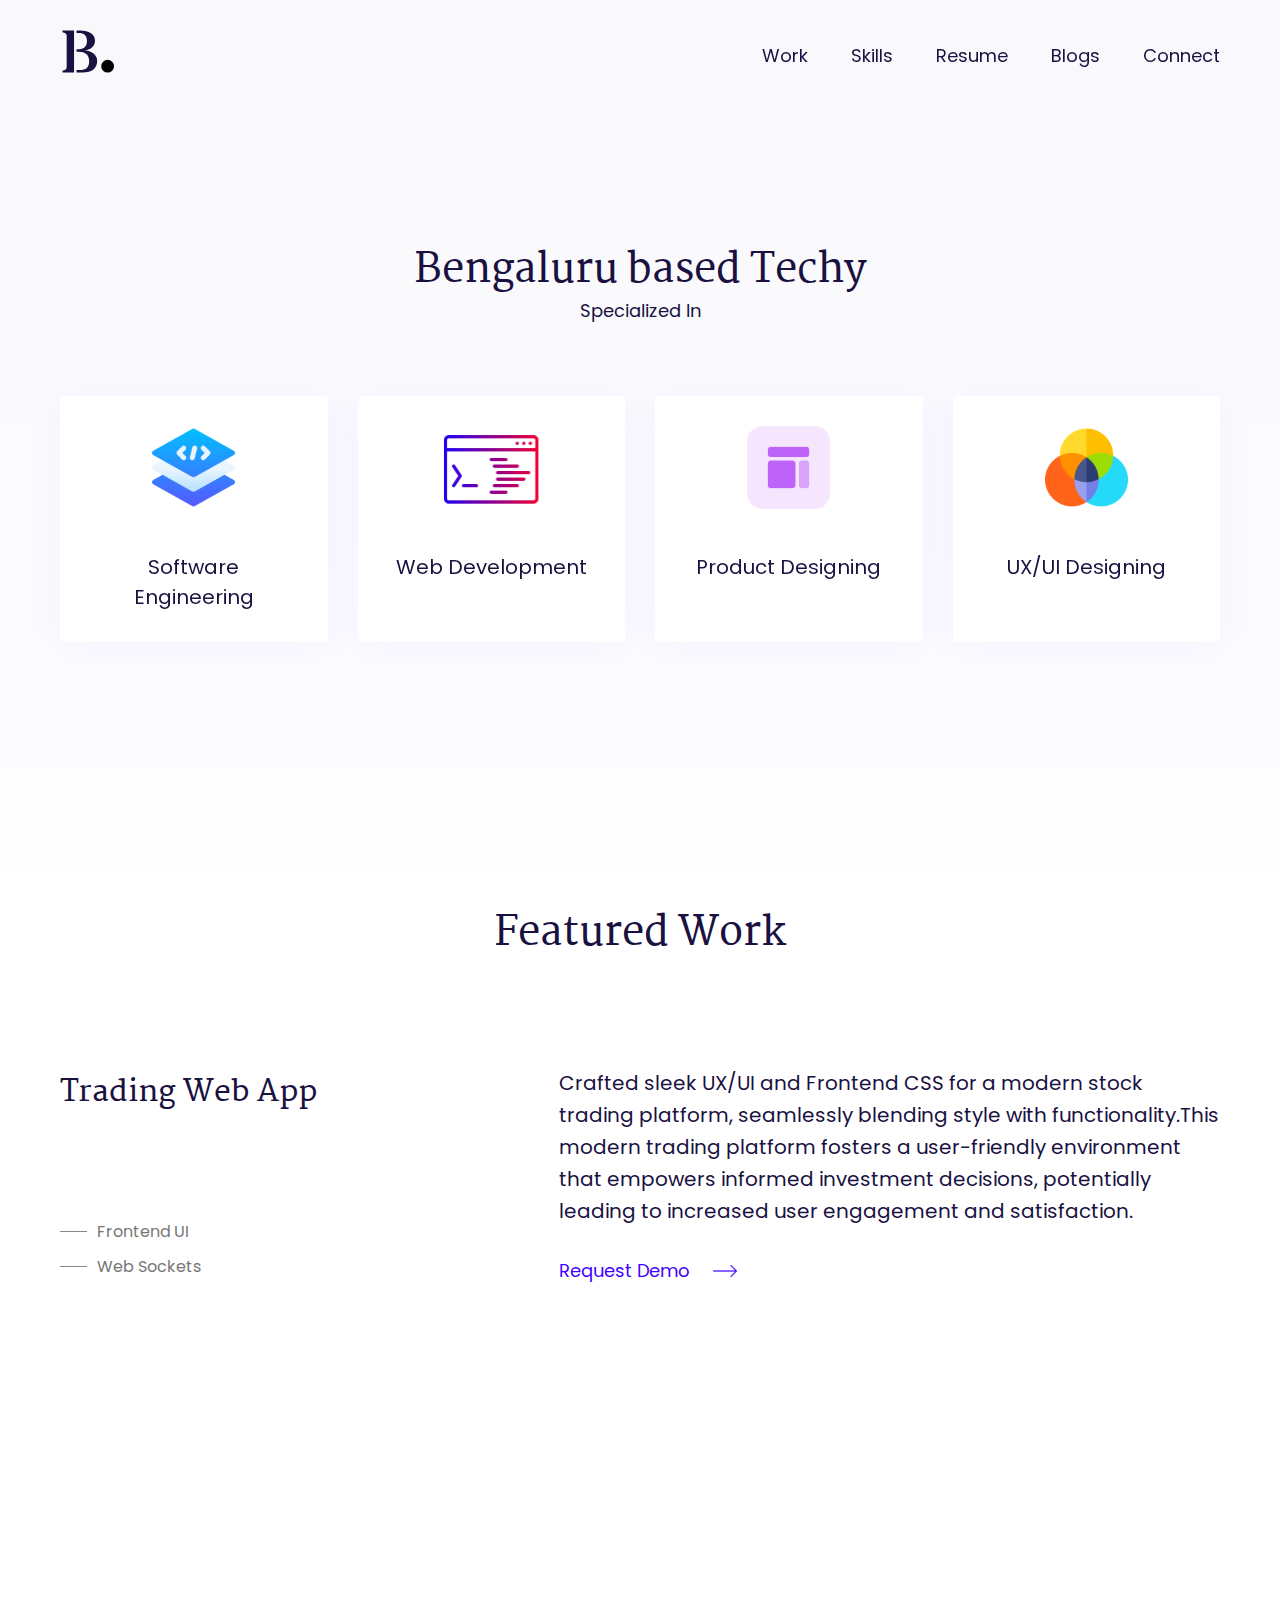
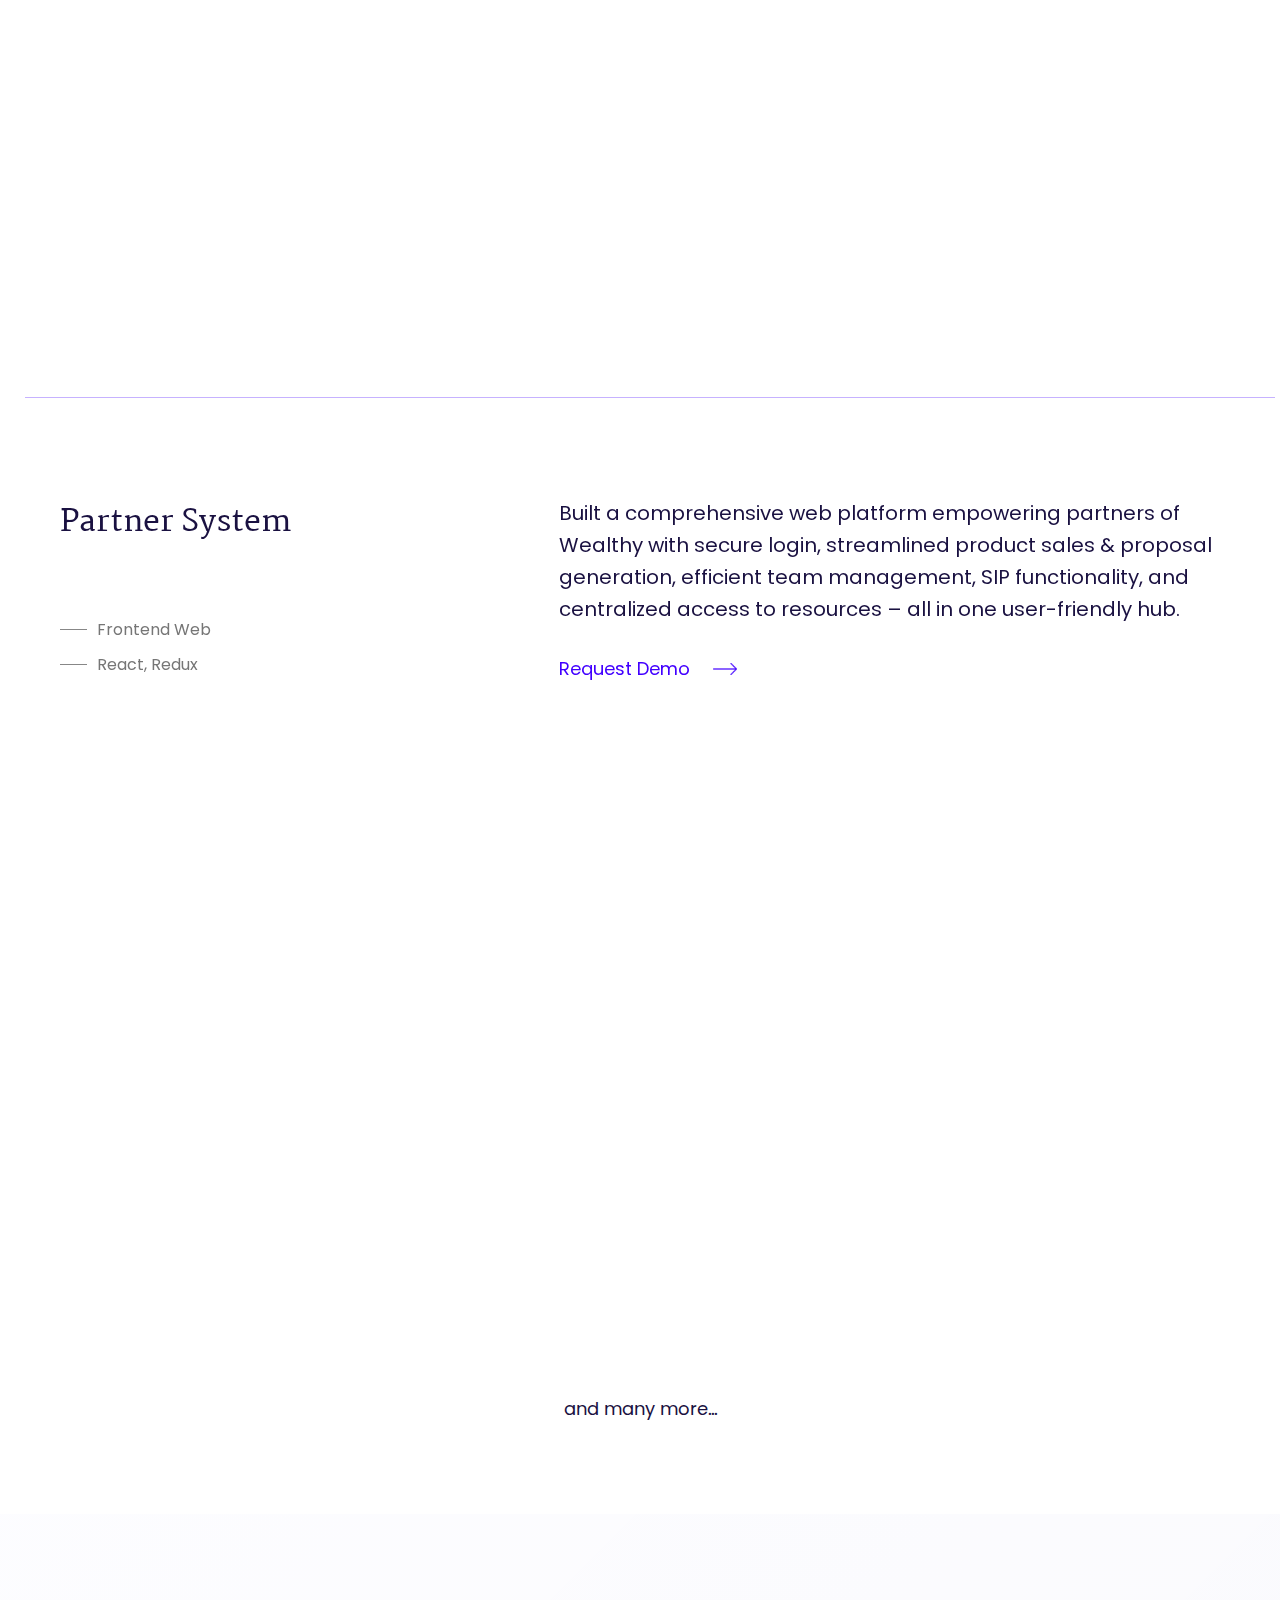
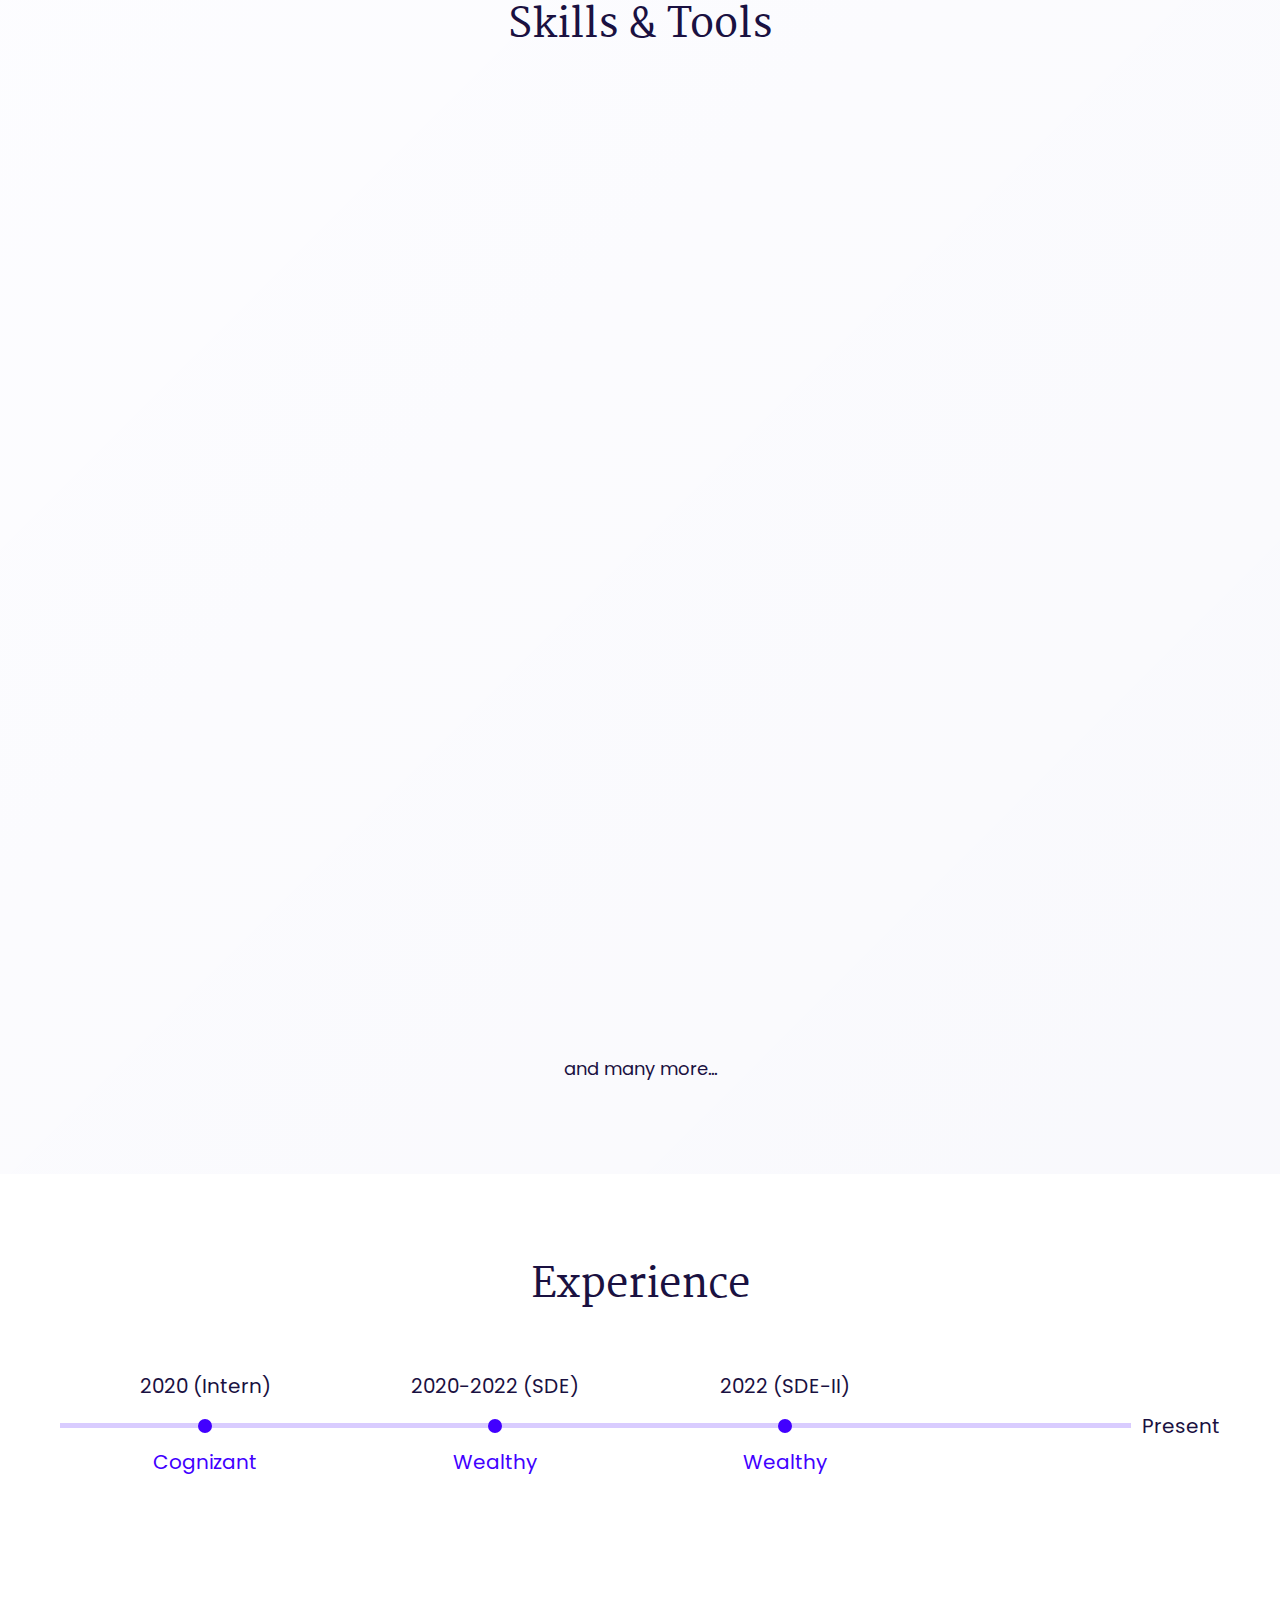
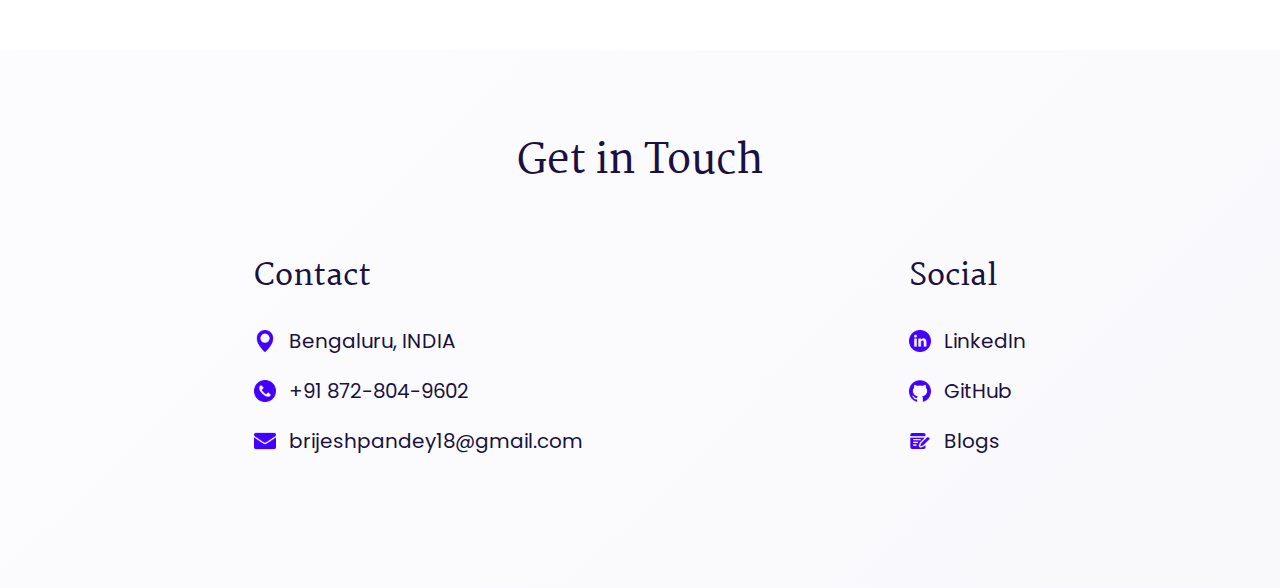
<file: index.html>
<!DOCTYPE html>
<html lang="en">

<head>
  <meta charset="UTF-8">
  <meta name="viewport" content="width=device-width, initial-scale=1.0">
  <title>Brijesh Pandey | Fullstack Developer | Software Engineer</title>
  <link rel="icon" href="/assets/icons/favico.svg">
  <meta name="description"
    content="Creative Full-Stack Developer with 4+ years of experience building impactful web solutions. Brijesh's portfolio showcases expertise in crafting user-centric interfaces & developing high-performance web applications">
  <meta name="keywords"
    content="Brijesh Pandey, Frontend Developer, Software Engineer, Portfolio, Full Stack Developer, Web Developer, Javascript, Typescript, NodeJs, ReactJS, MERN stack">
  <link rel="canonical" href="https://brijesh.me">
  <script type="application/ld+json">
    {
      "@context": "http://schema.org",
      "@type": "Person",
      "name": "Brijesh Pandey",
      "jobTitle": "Frontend Developer | Fullstack Developer | Software Engineer",
      "url": "https://brijesh.me",
      "sameAs": [
        "https://www.linkedin.com/in/pbrijesh/",
        "https://github.com/brijesh-pandey"
      ]
    }
  </script>
  <meta property="og:title" content="Brijesh Pandey | Frontend Developer | Software Engineer">
  <meta property="og:description"
    content="Welcome to the portfolio of Brijesh Pandey, a frontend developer specializing in creating engaging user experiences. Explore my projects and skills.">
  <meta property="og:image" content="https://ik.imagekit.io/aboutUs/portfolio_MuBXyjLq3.jpg?updatedAt=1713362841962">
  <meta property="og:url" content="https://brijesh.me">
  <link rel="stylesheet" href="/style.css">
  <script src="/script.js"></script>

  <link href="https://unpkg.com/aos@2.3.1/dist/aos.css" rel="stylesheet">
  <script src="https://unpkg.com/aos@2.3.1/dist/aos.js"></script>

  <!-- Google Analytics -->
  <!-- <script async src="https://www.googletagmanager.com/gtag/js?id=G-1MLFNW5E8E"></script>
  <script>
    window.dataLayer = window.dataLayer || [];
    function gtag() { dataLayer.push(arguments); }
    gtag('js', new Date());

    gtag('config', 'G-1MLFNW5E8E');
  </script> -->
</head>

<body>

  <!-- Header -->
  <header class="header">
    <div class="header-wrapper container">
      <div class="logo">
        <img src="/assets/icons/brijesh-logo.svg" alt="brijesh-logo">
      </div>
      <div class="nav">
        <a onclick="redirectTo('#work')" class="nav-item">
          Work
        </a>
        <a onclick="redirectTo('#skills')" class="nav-item">
          Skills
        </a>
        <a href="/resume-brijesh-pandey.pdf" target="_blank" class="nav-item">
          Resume
        </a>
        <a href="https://websimplified.in" target="_blank" class="nav-item">
          Blogs
        </a>
        <a onclick="redirectTo('#contact')" class="nav-item ">
          Connect
        </a>
      </div>
      <button onclick="toggleSidebar()" class="hamburger-icon">
        <div class="bar"></div>
        <div class="bar"></div>
        <div class="bar"></div>
      </button>
    </div>
  </header>

  <!-- Hero Banner -->
  <section class="hero-banner">
    <div class="banner-wrapper container">
      <h1>Bengaluru based Techy</h1>
      <span>Specialized In</span>

      <div class="cards-wrapper">
        <div data-aos="fade-up" class="card-item">
          <img src="/assets/icons/software-engineering-icon.svg" alt="software-engineering">
          <p>Software Engineering</p>
        </div>
        <div data-aos="fade-up" data-aos-delay="100" class="card-item">
          <img src="/assets/icons/web-dev-icon.svg" alt="web-development">
          <p>Web Development</p>
        </div>
        <div data-aos="fade-up" data-aos-delay="200" class="card-item">
          <img src="/assets/icons/product-desiging-icon.svg" alt="product-designing">
          <p>Product Designing</p>
        </div>
        <div data-aos="fade-up" data-aos-delay="300" class="card-item">
          <img src="/assets/icons/ux-ui-icon.svg" alt="ux/ui designing">
          <p>UX/UI Designing</p>
        </div>
      </div>
    </div>
  </section>

  <!-- Work Section -->
  <section id="work" class="work-section">
    <div class="container">
      <h2>Featured Work</h2>

      <div class="work-item border-unset">
        <div class="work-item-overview">
          <div class="work-item-info">
            <h3>Trading Web App</h3>
            <div class="value-added">
              <span class="mini">Frontend UI</span>
              <span class="mini">Web Sockets</span>
            </div>
          </div>
          <div class="work-item-desc">
            <p>
              Crafted sleek UX/UI and Frontend CSS for a modern stock trading platform, seamlessly blending style with
              functionality.This modern trading platform fosters a user-friendly environment that empowers informed
              investment decisions,
              potentially leading to increased user engagement and satisfaction.
            </p>
            <a class="animate-anchor"
              href="mailto:brijeshpandey18@gmail.com?subject=I would like to see your project&body=Hi Brijesh, Are you available for a call to showcase trading platform project of yours ?">
              <span>Request Demo</span>
              <img src="/assets/icons/right-arrow-wide-icon.svg" alt="navigate-icon">
            </a>
          </div>
        </div>

        <div class="work-item-image">
          <img data-aos-offset="200" data-aos="zoom-out-up" src="/assets/images/trading-terminal.svg"
            alt="trading-terminal-image">
        </div>
      </div>

      <div class="work-item">
        <div class="work-item-overview">
          <div class="work-item-info">
            <h3>Partner System</h3>
            <div class="value-added">
              <span class="mini">Frontend Web</span>
              <span class="mini">React, Redux</span>
            </div>
          </div>
          <div class="work-item-desc">
            <p>
              Built a comprehensive web platform empowering partners of Wealthy with secure login, streamlined
              product sales &
              proposal generation, efficient team management, SIP functionality, and centralized access to resources –
              all in one user-friendly hub.
            </p>
            <a class="animate-anchor"
              href="mailto:brijeshpandey18@gmail.com?subject=I would like to see your project&body=Hi Brijesh, Are you available for a call to showcase partner platform project of yours ?">
              <span>Request Demo</span>
              <img src="/assets/icons/right-arrow-wide-icon.svg" alt="navigate-icon">
            </a>
          </div>
        </div>

        <div class="work-item-image">
          <img data-aos-anchor-placement="center-center" data-aos-offset="400" data-aos="zoom-out-up"
            src="/assets/images/partner-platform.svg" alt="insurance-system-image">
        </div>
      </div>

      <div class="text-center">
        <span>and many more...</span>
      </div>

    </div>
  </section>


  <!-- Skills Section -->
  <section id="skills" class="skills-section bg-gradient">
    <div class="container">
      <h2 class="text-center">Skills & Tools</h2>

      <div class="skills-wrapper">
        <div class="skills-row">
          <div data-aos-anchor-placement="center-center" data-aos-offset="800" data-aos="fade-up" class="skill-item">
            <img src="/assets/icons/react-icon.svg" alt="react">
            <p>React</p>
          </div>
          <div data-aos-anchor-placement="center-center" data-aos-offset="800" data-aos="fade-up" data-aos-delay="100"
            class="skill-item">
            <img src="/assets/icons/nextjs-icon.svg" alt="next">
            <p>Next.js</p>
          </div>
          <div data-aos-anchor-placement="center-center" data-aos-offset="800" data-aos="fade-up" data-aos-delay="200"
            class="skill-item">
            <img src="/assets/icons/redux-icon.svg" alt="redux">
            <p>Redux</p>
          </div>
          <div data-aos-anchor-placement="center-center" data-aos-offset="800" data-aos="fade-up" data-aos-delay="300"
            class="skill-item">
            <img src="/assets/icons/node-icon.svg" alt="node">
            <p>Node</p>
          </div>
          <div data-aos-anchor-placement="center-center" data-aos-offset="800" data-aos="fade-up" data-aos-delay="400"
            class="skill-item">
            <img src="/assets/icons/mongo-icon.svg" alt="mongo">
            <p>Mongo</p>
          </div>
        </div>
        <div class="skills-row">
          <div data-aos-anchor-placement="center-center" data-aos-offset="800" data-aos="fade-up" data-aos-delay="500"
            class="skill-item">
            <img src="/assets/icons/css-icon.svg" alt="css">
            <p>Css</p>
          </div>
          <div data-aos-anchor-placement="center-center" data-aos-offset="800" data-aos="fade-up" data-aos-delay="600"
            class="skill-item">
            <img src="/assets/icons/styled-components-icon.svg" alt="styled-components">
            <p>Styled C<span class="hide-mobile">omponents</span></p>
          </div>
          <div data-aos-anchor-placement="center-center" data-aos-offset="800" data-aos="fade-up" data-aos-delay="700"
            class="skill-item">
            <img src="/assets/icons/sass-icon.svg" alt="scss">
            <p>Scss</p>
          </div>
          <div data-aos-anchor-placement="center-center" data-aos-offset="800" data-aos="fade-up" data-aos-delay="800"
            class="skill-item">
            <img src="/assets/icons/bootstrap-icon.svg" alt="bootstrap">
            <p>Bootstrap</p>
          </div>
        </div>
        <div class="skills-row">
          <div data-aos-anchor-placement="center-center" data-aos-offset="800" data-aos="fade-up" data-aos-delay="900"
            class="skill-item">
            <img src="/assets/icons/js-icon.svg" alt="javascript">
            <p>Javascript</p>
          </div>
          <div data-aos-anchor-placement="center-center" data-aos-offset="800" data-aos="fade-up" data-aos-delay="1000"
            class="skill-item">
            <img src="/assets/icons/ts-icon.svg" alt="typescript">
            <p>Typescript</p>
          </div>
          <div data-aos-anchor-placement="center-center" data-aos-offset="800" data-aos="fade-up" data-aos-delay="1100"
            class="skill-item">
            <img src="/assets/icons/jquery-icon.svg" alt="jquery">
            <p>Jquery</p>
          </div>
          <div data-aos-anchor-placement="center-center" data-aos-offset="800" data-aos="fade-up" data-aos-delay="1200"
            class="skill-item">
            <img src="/assets/icons/figma-icon.svg" alt="figma">
            <p>Figma</p>
          </div>
          <div data-aos-anchor-placement="center-center" data-aos-offset="800" data-aos="fade-up" data-aos-delay="1300"
            class="skill-item">
            <img src="/assets/icons/github-icon.svg" alt="github">
            <p>Github</p>
          </div>
        </div>

        <div class="skills-row">
          <div data-aos-anchor-placement="center-center" data-aos-offset="800" data-aos="fade-up" data-aos-delay="500"
            class="skill-item">
            <img src="/assets/icons/code-pipeline.svg" alt="code-pipeline">
            <p>Code Pipeline</p>
          </div>
          <div data-aos-anchor-placement="center-center" data-aos-offset="800" data-aos="fade-up" data-aos-delay="600"
            class="skill-item">
            <img src="/assets/icons/docker.svg" alt="docker">
            <p>Docker</p>
          </div>
          <div data-aos-anchor-placement="center-center" data-aos-offset="800" data-aos="fade-up" data-aos-delay="700"
            class="skill-item">
            <img src="/assets/icons/kubernetes.svg" alt="kubernetes">
            <p>Kubernetes</p>
          </div>
          <div data-aos-anchor-placement="center-center" data-aos-offset="800" data-aos="fade-up" data-aos-delay="800"
            class="skill-item">
            <img src="/assets/icons/s3.svg" alt="s3">
            <p>S3</p>
          </div>
        </div>
      </div>

      <div class="text-center">
        <span>and many more...</span>
      </div>

    </div>
  </section>

  <!-- Experience Section -->
  <section>
    <div class="container">
      <h2 class="text-center">Experience</h2>

      <div class="experience-items-wrapper">
        <div class="experience-item">
          <p class="year">2020 (Intern)</p>
          <div class="line-bar"></div>
          <p class="c-name">Cognizant</p>
        </div>

        <div class="experience-item">
          <p class="year">2020-2022 (SDE)</p>
          <div class="line-bar"></div>
          <p class="c-name">Wealthy</p>
        </div>

        <div class="experience-item">
          <p class="year">2022 (SDE-II)</p>
          <div class="line-bar"></div>
          <p class="c-name">Wealthy</p>
        </div>

        <div class="experience-item present">
          <div class="line-bar"></div>
        </div>

      </div>

    </div>
  </section>

  <!-- Skills Section -->
  <section id="contact" class="bg-gradient">
    <div class="container">
      <h2 class="text-center">Get in Touch</h2>

      <div class="contact-info">

        <div class="contact-section flex-1">
          <h3>Contact</h3>
          <div class="contact-item">
            <img src="/assets/icons/location-icon.svg" alt="location">
            <p>Bengaluru, INDIA</p>
          </div>
          <a href="tel:+917347648126" class="contact-item">
            <img src="/assets/icons/phone-icon.svg" alt="phone">
            <p>+91 872-804-9602</p>
          </a>
          <a href="mailto:brijeshpandey18@gmail.com?subject=Let's Connect&body=Hi Brijesh, Are you available for a quick call?"
            class="contact-item">
            <img src="/assets/icons/email-icon.svg" alt="email">
            <p>brijeshpandey18@gmail.com</p>
          </a>
        </div>

        <div class="contact-section">
          <h3>Social</h3>
          <a href="https://www.linkedin.com/in/pbrijesh/" target="_blank" class="contact-item">
            <img src="/assets/icons/linkedin-icon.svg" alt="linkedin">
            <p>LinkedIn</p>
          </a>
          <a href="https://github.com/brijesh-pandey" target="_blank" class="contact-item">
            <img src="/assets/icons/github-icon-dark.svg" alt="github">
            <p>GitHub</p>
          </a>
          <a href="https://www.websimplified.in" target="_blank" class="contact-item">
            <img src="/assets/icons/blogs-icon.svg" alt="blogs">
            <p>Blogs</p>
          </a>
        </div>

      </div>

    </div>
  </section>
  <script>
    AOS.init({
      duration: 800,
      disable: 'mobile'
    });
  </script>
</body>

</html>
</file>
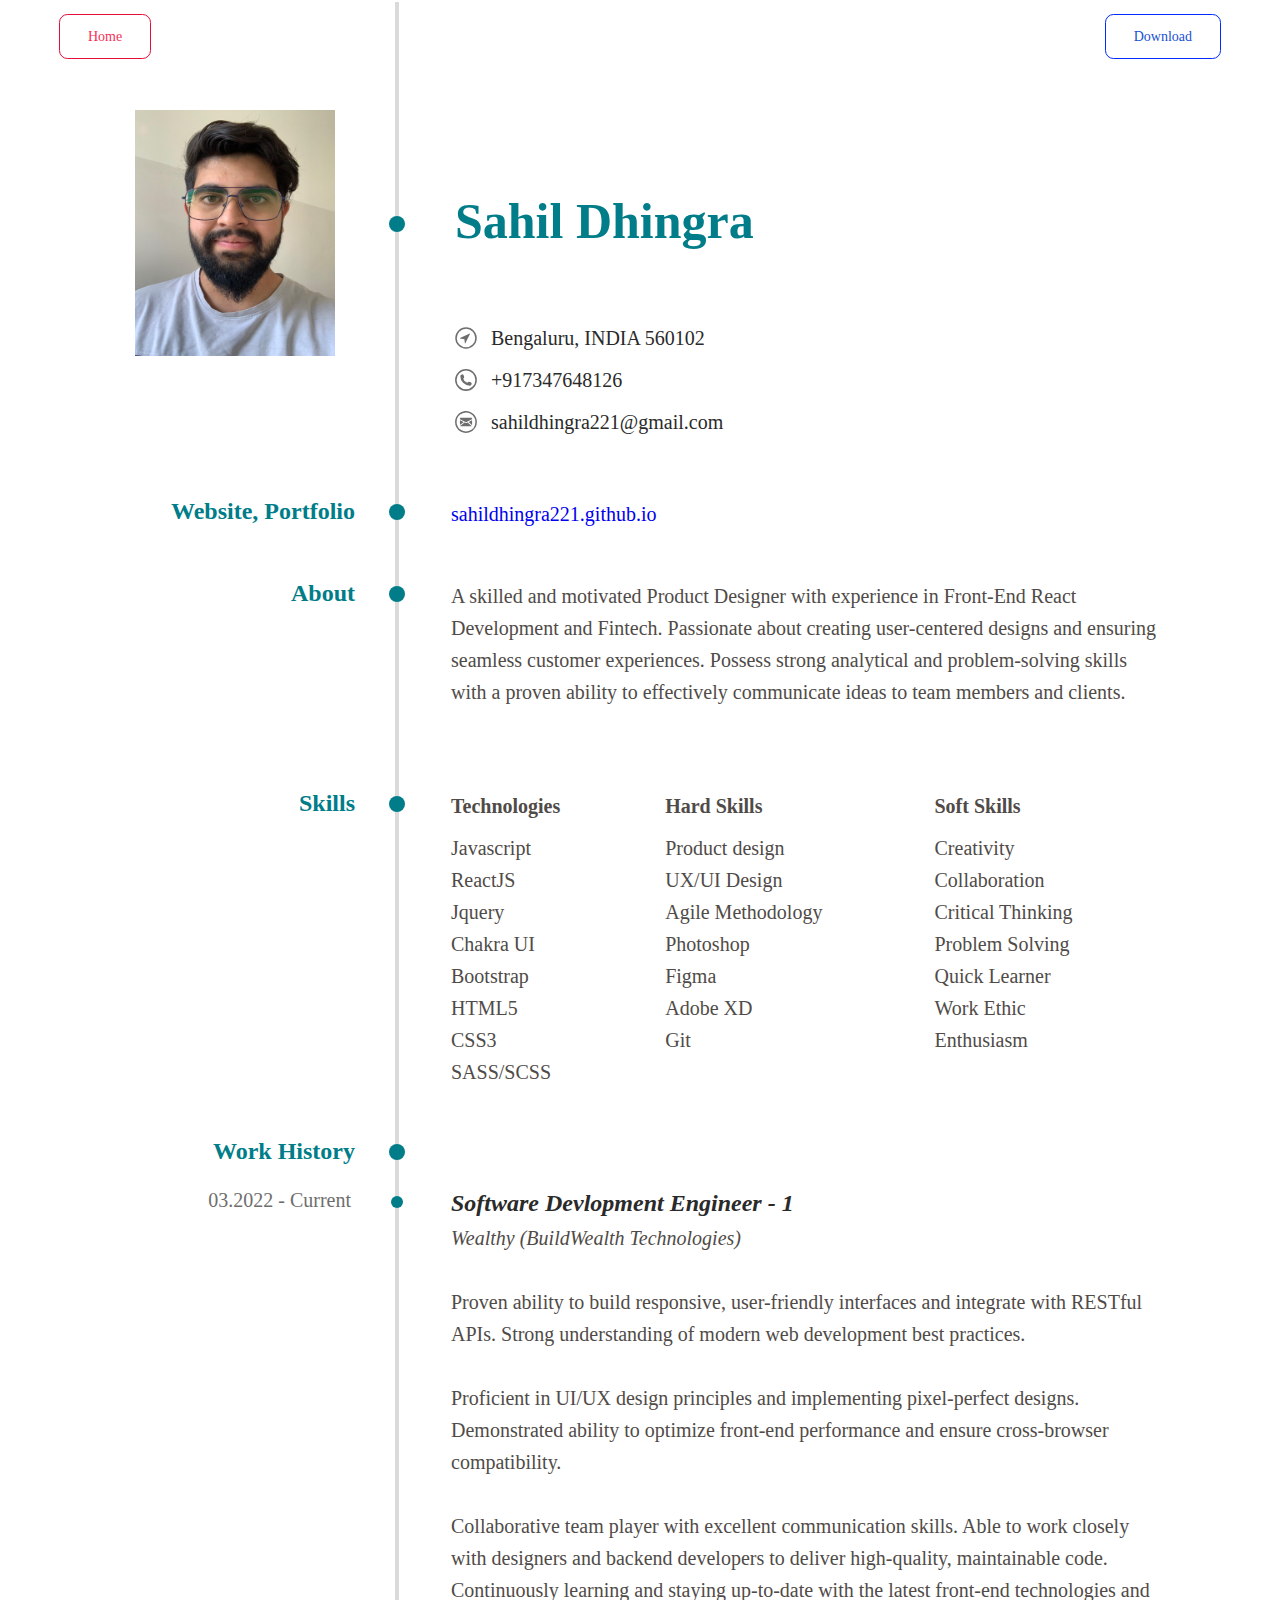
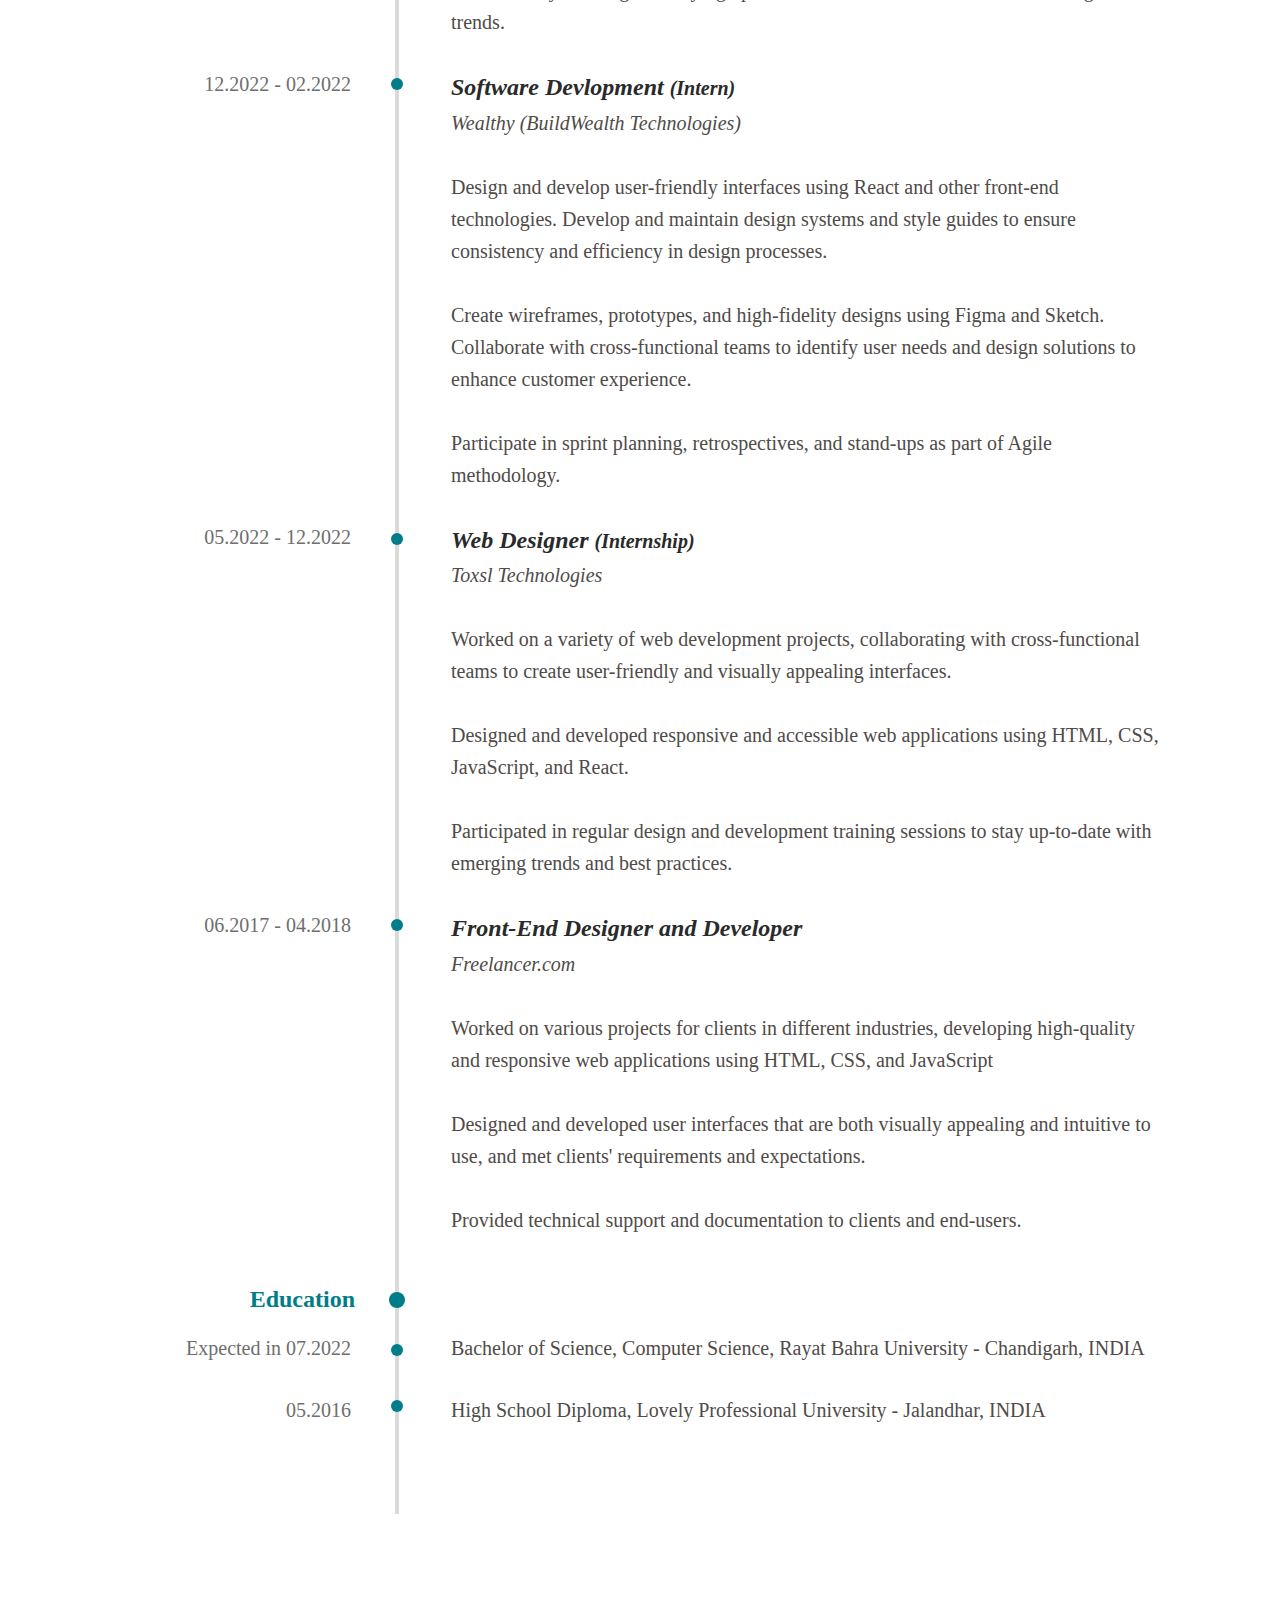
<file: resume.html>
<head>
    <link rel="stylesheet" href="resume.css">
</head>

<body>

    <div id="document" class="document fontsize fontface vmargins hmargins  pagesize skn-mlf6 MLF6  MPR ">
       <div id="home-link">
            <a href='sahildhingra221.github.io'>
               Home
            </a>
        </div>
        <div id="download-resume-link">
            <a href='resume-16-05.pdf' target='_blank'>
               Download
            </a>
        </div>
        <div id="CONTAINER_PARENT_0" class="topsection">
            <div id="CONTAINER_0" class="left-box">
                <div data-react-beautiful-dnd-draggable="3" class="sortable-item section-container SortableItem-sibling  data-PICT">
                    <div class="document-tool sec-tool" id="editIcons" style="right: -2px;"></div>
                    <div id="SECTION_PICT7552d67d-1eed-a197-2945-15491c7cebd7" class="section notdraggable section-pict SECTION_PICT firstsection    " data-section-cd="PICT">
                        <div class=" doc-item">
                            <div class="">
                                <div class="">
                                    <div id="PARAGRAPH_PICT_a1ad3c7f-698c-4650-85c9-82f3941f0266" class="paragraph PARAGRAPH_PICT firstparagraph  ">
                                        <div class="clearfix doc-item">
                                            <div class="PICTPic">
                                                <!-- <div class="field" id="FIELD_PURL"><img class="chk" src="https://intlphotos.blob.core.windows.net/photos/in/3e060ab4-59a6-4940-82f0-f0417cb719e3.jpeg?0.648916024757165" alt="Smiley face"></div> -->
                                                <div class="field" id="FIELD_PURL"><img class="chk" src="./images/me.jpeg" alt="Smiley face"></div>
                                            </div>
                                        </div>
                                    </div>
                                </div>
                            </div>
                        </div>
                    </div>
                </div>
            </div>
            <div id="CONTAINER_1" class="right-box">
                <div data-react-beautiful-dnd-draggable="3" class="sortable-item section-container SortableItem-sibling name-contact ">
                    <div class="document-tool sec-tool" id="editIcons" style="right: -2px;"></div>
                    <div id="SECTION_NAMEb555451d-27c5-4bfc-bf7b-f57c0323a44e" class="section notdraggable SECTION_NAME     " data-section-cd="NAME">
                        <div class=" doc-item">
                            <div class="">
                                <div class="">
                                    <div id="PARAGRAPH_NAME_5bb9885c-5742-7766-4abd-771b2ad3e99a" class="paragraph PARAGRAPH_NAME firstparagraph  ">
                                        <div>
                                            <div class="name" dependency="FNAM|LNAM">
                                                <span class="field" id="FIELD_FNAM">Sahil</span><span dependency="FNAM+LNAM"> </span><span class="field" id="FIELD_LNAM">Dhingra</span>
                                            </div>

                                        </div>
                                    </div>
                                </div>
                            </div>
                        </div>
                    </div>
                    <div id="SECTION_CNTC436a7eb3-ae06-4fed-b0b2-0557e4ba7c1b" class="section SECTION_CNTC notdraggable     " data-section-cd="CNTC">
                        <div class=" doc-item">
                            <div class="">
                                <div class="">
                                    <div id="PARAGRAPH_CNTC_57a2c200-5609-93a1-6235-9f9015d9b83d" class="paragraph PARAGRAPH_CNTC firstparagraph  ">
                                        <div class="clearfix doc-item">
                                            <div class="address">
                                                <div class="iconRow" dependency="ADDR|STRT|CITY|STAT|ZIPC">
                                                    <div class="iconSvg">
                                                        <svg width="11" height="11" viewBox="0 0 11 11">
                                                            <path fill="#6e6e6e" d="M5.505.88a4.63 4.63 0 0 1 4.625 4.625 4.63 4.63 0 0 1-4.625 4.625A4.63 4.63 0 0 1 .88 5.505 4.63 4.63 0 0 1 5.505.88zm0-.75A5.38 5.38 0 0 0 .13 5.505a5.38 5.38 0 0 0 5.375 5.375 5.38 5.38 0 0 0 5.375-5.375A5.38 5.38 0 0 0 5.505.13z"></path>
                                                            <path fill="#6e6e6e" d="M7.535 3.436L5.19 8.165a.135.135 0 0 1-.256-.044l-.246-2.027-2.146-.36a.135.135 0 0 1-.034-.257l4.848-2.225a.136.136 0 0 1 .178.184z"></path>
                                                        </svg>
                                                    </div>
                                                    <div class="icoTxt zipsuffix">
                                                        <span class="field" id="FIELD_STRT"></span>
                                                        <span class="field" id="FIELD_CITY"></span>
                                                        <span class="field" id="FIELD_STAT"></span>
                                                        <span class="field" id="FIELD_ZIPC"></span>
                                                        <span class="field" id="FIELD_ADDR">Bengaluru, INDIA 560102</span>
                                                    </div>

                                                </div>
                                                <div class="iconRow" dependency="HPHN|CPHN">
                                                    <div class="iconSvg">
                                                        <svg width="11" height="11" viewBox="0 0 11 11">
                                                            <path fill="#6e6e6e" d="M5.49.802a4.688 4.688 0 1 1-.001 9.376 4.688 4.688 0 0 1 0-9.376zm0-.762a5.45 5.45 0 1 0 0 10.9 5.45 5.45 0 0 0 0-10.9z"></path>
                                                            <path fill="#6e6e6e" d="M8.168 7.818l-.406.406c-.072.072-.284.117-.291.117A4.79 4.79 0 0 1 2.64 3.5s.046-.207.118-.279l.406-.405a.678.678 0 0 1 .634-.15l.085.028c.2.067.408.287.463.49l.205.75a.735.735 0 0 1-.168.641l-.271.271a2.878 2.878 0 0 0 2.024 2.025l.27-.271a.735.735 0 0 1 .643-.169l.749.205a.803.803 0 0 1 .49.463l.028.087c.066.199 0 .484-.149.632z"></path>
                                                        </svg>
                                                    </div>
                                                    <div class="icoTxt">
                                                        <span class="field" id="FIELD_HPHN">+917347648126</span>
                                                        <span class="field" id="FIELD_CPHN"></span>
                                                    </div>
                                                </div>
                                                <div class="iconRow" dependency="EMAI">
                                                    <div class="iconSvg">
                                                        <svg width="11" height="11" viewBox="0 0 11 11">
                                                            <path fill="#6e6e6e" d="M4.25 10.025A4.697 4.697 0 0 1 .972 6.747a4.566 4.566 0 0 1-.17-1.25A4.697 4.697 0 0 1 4.249.972a4.62 4.62 0 0 1 1.249-.17 4.55 4.55 0 0 1 1.823.37c.577.25 1.075.585 1.496 1.007.424.425.76.923 1.007 1.496a4.55 4.55 0 0 1 .37 1.824 4.697 4.697 0 0 1-3.447 4.526c-.402.113-.817.17-1.25.17-.431 0-.846-.056-1.247-.169zm2.703.732a5.456 5.456 0 0 0 3.255-2.503 5.458 5.458 0 0 0 .747-2.756c0-.748-.144-1.458-.432-2.126A5.542 5.542 0 0 0 9.356 1.64 5.494 5.494 0 0 0 7.623.473 5.312 5.312 0 0 0 5.498.04c-.499 0-.984.067-1.455.198-.46.13-.896.313-1.302.55a5.372 5.372 0 0 0-1.104.852A5.457 5.457 0 0 0 .04 5.497a5.455 5.455 0 0 0 2.701 4.71 5.458 5.458 0 0 0 2.757.748c.502 0 .986-.066 1.455-.198z"></path>
                                                            <path fill="#6e6e6e" d="M8.337 3.41H2.672a.22.22 0 0 0-.142.046.152.152 0 0 0-.06.127v.537c0 .027.012.04.036.04l2.975 1.442.024.01c.016 0 .028-.004.036-.01l2.88-1.442a.11.11 0 0 1 .037-.01.11.11 0 0 0 .036-.01c.032 0 .048-.013.048-.04v-.517a.148.148 0 0 0-.06-.127.24.24 0 0 0-.145-.046z"></path>
                                                            <path fill="#6e6e6e" d="M4.273 5.568c.009-.007.012-.017.012-.03 0-.02-.008-.03-.023-.03l-1.709-.833a.091.091 0 0 0-.06 0c-.016 0-.023.01-.023.03v2.183c0 .02.012.033.036.04h.024c.016 0 .023-.003.023-.01z"></path>
                                                            <path fill="#6e6e6e" d="M6.35 5.738c-.009-.02-.029-.023-.06-.01l-.657.323a.277.277 0 0 1-.25 0l-.575-.273c-.023-.014-.043-.014-.06 0L2.562 7.503c-.009.007-.012.02-.012.04 0 .007.008.017.023.03.048.013.08.02.096.02h5.605a.076.076 0 0 0 .048-.02c0-.027-.003-.043-.012-.052z"></path>
                                                            <path fill="#6e6e6e" d="M8.501 4.64h-.048l-1.626.823c-.016 0-.023.01-.023.03-.008.006-.003.016.012.03l1.626 1.493c.016.013.028.02.036.02h.023c.024-.02.037-.033.037-.04V4.68c-.002-.013-.013-.027-.037-.04z"></path>
                                                        </svg>

                                                    </div>
                                                    <div class="icoTxt">
                                                        <span class="field" id="FIELD_EMAI">sahildhingra221@gmail.com</span>
                                                    </div>
                                                </div>







                                            </div>
                                        </div>
                                    </div>
                                </div>
                            </div>
                        </div>
                    </div>
                    <div class="doc-overlay section-overlay" style="left:-2px; right: -2px;"><span> </span></div>
                </div>
            </div>
        </div>
        <div id="CONTAINER_PARENT_1" class="parentContainer">
            <div id="CONTAINER_2">
                <div data-react-beautiful-dnd-draggable="4" class="sortable-item section-container SortableItem-sibling  data-ALNK">
                    <div class="document-tool sec-tool" id="editIcons" style="right: -2px;"></div>
                    <div id="SECTION_ALNK6ec01ab6-d508-6ba0-b942-a8bc9a2afc28" class="section SECTION_ALNK     " data-section-cd="ALNK">
                        <div class=" doc-item">
                            <div class="heading">
                                <div class="sectiontitle" id="SECTIONNAME_ALNK">Website, Portfolio<span class="rename-section text-rename"> </span></div>
                            </div>
                            <div class="">
                                <div class="">
                                    <div id="PARAGRAPH_ALNK_ca0a596e-dc1f-b4c2-bddc-9ed15defc147" class="paragraph PARAGRAPH_ALNK firstparagraph  ">
                                        <div class="clearfix doc-item">
                                            <div class="singlecolumn">
                                                <ul>
                                                    <li dependency="LNK1"><span class="field" id="FIELD_LNK1"><a href="https://sahildhingra221.github.io">sahildhingra221.github.io</a></span></li>


                                                </ul>
                                            </div>
                                        </div>
                                    </div>
                                </div>
                            </div>
                        </div>
                    </div>
                </div>
                <div data-react-beautiful-dnd-draggable="4" class="sortable-item section-container SortableItem-sibling  data-SUMM">
                    <div class="document-tool sec-tool" id="editIcons" style="right: -2px;"></div>
                    <div id="SECTION_SUMM17c10f59-9bdd-4995-8a57-1867664efdda" class="section summary SECTION_SUMM     " data-section-cd="SUMM">
                        <div class=" doc-item">
                            <div class="heading">
                                <div class="sectiontitle" id="SECTIONNAME_SUMM">About<span class="rename-section text-rename"> </span></div>
                            </div>
                            <div class="">
                                <div class="">
                                    <div id="PARAGRAPH_SUMM_2eea8996-0c94-b5e3-5a70-abf9d48c1b20" class="paragraph PARAGRAPH_SUMM firstparagraph  ">
                                        <div class="clearfix doc-item">
                                            <div class="field singlecolumn" id="FIELD_FRFM">
                                                <p>A skilled and motivated Product Designer with experience in Front-End React Development and Fintech. Passionate about creating user-centered designs and ensuring seamless customer experiences. Possess strong analytical and problem-solving skills with a proven ability to effectively communicate ideas to team members and clients.</p>
                                                <br>
                                            </div>
                                        </div>
                                    </div>
                                </div>
                            </div>
                        </div>
                    </div>
                </div>
                <div data-react-beautiful-dnd-draggable="4" class="sortable-item section-container SortableItem-sibling  data-HILT">
                    <div class="document-tool sec-tool" id="editIcons" style="right: -2px;"></div>
                    <div id="SECTION_HILT2573421b-de8c-44b9-8da8-129b25bbd74a" class="section SECTION_HILT     " data-section-cd="HILT">
                        <div class=" doc-item">
                            <div class="heading">
                                <div class="sectiontitle" id="SECTIONNAME_HILT">Skills<span class="rename-section text-rename"> </span></div>
                            </div>
                            <div class="">
                                <div class="">
                                    <div id="PARAGRAPH_HILT_fd6a8d09-a224-71e0-ee35-a977a0dbc04a" class="paragraph PARAGRAPH_HILT firstparagraph  ">
                                        <div class="clearfix doc-item">
                                            <div class="singlecolumn maincolumn">
                                                <div class="skill">
                                                    <span class="paddedline" id="FIELD_SKC1">
                                                        <ul>
                                                            <li>Technologies</li>
                                                            <li>Javascript</li>
                                                            <li>ReactJS</li>
                                                            <li>Jquery</li>
                                                            <li>Chakra UI</li>
                                                            <li>Bootstrap</li>
                                                            <li>HTML5</li>
                                                            <li>CSS3</li>
                                                            <li>SASS/SCSS</li>
                                                        </ul>
                                                    </span>
                                                    <span class="paddedline" id="FIELD_SKC2">
                                                        <ul>
                                                            <li>Hard Skills</li>
                                                            <li>Product design</li>
                                                            <li>UX/UI Design</li>
                                                            <li>Agile Methodology</li>
                                                            <li>Photoshop</li>
                                                            <li>Figma</li>
                                                            <li>Adobe XD</li>
                                                            <li>Git</li>
                                                        </ul>
                                                    </span>
                                                    <span class="paddedline" id="FIELD_SKC2">
                                                        <ul>
                                                            <li>Soft Skills</li>
                                                            <li>Creativity</li>
                                                            <li>Collaboration</li>
                                                            <li>Critical Thinking</li>
                                                            <li>Problem Solving</li>
                                                            <li>Quick Learner</li>
                                                            <li>Work Ethic</li>
                                                            <li>Enthusiasm</li>
                                                        </ul>
                                                    </span>
                                                </div>
                                            </div>
                                        </div>
                                    </div>
                                </div>
                            </div>
                        </div>
                    </div>
                </div>
                <div data-react-beautiful-dnd-draggable="4" class="sortable-item section-container SortableItem-sibling  data-EXPR">
                    <div class="document-tool sec-tool" id="editIcons" style="right: -2px;"></div>
                    <div id="SECTION_EXPR9a9a3683-26c2-4218-8319-80bdff112d02" class="section experience SECTION_EXPR   multi-para  " data-section-cd="EXPR">
                        <div class=" doc-item">
                            <div class="heading">
                                <div class="sectiontitle" id="SECTIONNAME_EXPR">Work History<span class="rename-section text-rename"> </span></div>
                            </div>
                            <div class="">
                                <div class="">
                                   <div id="PARAGRAPH_EXPR_16f9e79e-dada-e594-e03e-6519092d50e9" class="paragraph PARAGRAPH_EXPR firstparagraph">
                                        <div class="clearfix doc-item">
                                            <div class="singlecolumn">
                                                <div class="disp-block datewrapper" dependency="JSTD|EDDT">
                                                    <span class="jobdates" id="FIELD_JSTD" format="%m.%Y">03.2022</span><span dependency="JSTD+EDDT"> - </span>
                                                    <span class="jobdates" id="FIELD_EDDT" format="%m.%Y">Current</span>
                                                </div>
                                                <div>
                                                    <span class="jobtitle txt-itl disp-block">
                                                        <span class="companyname" id="FIELD_COMP"><b>Software Devlopment Engineer - 1</b></span>
                                                    </span>
                                                    <span class="disp-block locationGap" dependency="COMP|JSTA|JCIT|JCNT|JCTR">
                                                        <span id="FIELD_JTIT"><i>Wealthy (BuildWealth Technologies)</i></span><span dependency="COMP"></span><span class="jobcity" id="FIELD_JCIT"></span><span class="jobstate" id="FIELD_JSTA"></span><span class="joblocation jobcountry" id="FIELD_JCNT"></span><span id="FIELD_JCTR"></span>
                                                    </span><br>
                                                    <span class="jobline" id="FIELD_JDES">
                                                        <p>
                                                             Proven ability to build responsive, user-friendly interfaces and integrate with RESTful APIs. Strong understanding of modern web development best practices.
                                                        </p>
                                                        <br>
                                                        <p>
                                                            Proficient in UI/UX design principles and implementing pixel-perfect designs. Demonstrated ability to optimize front-end performance and ensure cross-browser compatibility.
                                                        </p>
                                                        <br>
                                                        <p>
                                                            Collaborative team player with excellent communication skills. Able to work closely with designers and backend developers to deliver high-quality, maintainable code. Continuously learning and staying up-to-date with the latest front-end technologies and trends.
                                                        </p>
                                                    </span>
                                                </div>
                                            </div>
                                        </div>
                                    </div>
                                    <div id="PARAGRAPH_EXPR_16f9e79e-dada-e594-e03e-6519092d50e9" class="paragraph PARAGRAPH_EXPR firstparagraph top-18">
                                        <div class="clearfix doc-item">
                                            <div class="singlecolumn">
                                                <div class="disp-block datewrapper" dependency="JSTD|EDDT">
                                                    <span class="jobdates" id="FIELD_JSTD" format="%m.%Y">12.2022</span><span dependency="JSTD+EDDT"> - </span>
                                                    <span class="jobdates" id="FIELD_EDDT" format="%m.%Y">02.2022</span>
                                                </div>
                                                <div>
                                                    <span class="jobtitle txt-itl disp-block">
                                                        <span class="companyname" id="FIELD_COMP"><b>Software Devlopment <small>(Intern)</small></b></span>
                                                    </span>
                                                    <span class="disp-block locationGap" dependency="COMP|JSTA|JCIT|JCNT|JCTR">
                                                        <span id="FIELD_JTIT"><i>Wealthy (BuildWealth Technologies)</i></span><span dependency="COMP"></span><span class="jobcity" id="FIELD_JCIT"></span><span class="jobstate" id="FIELD_JSTA"></span><span class="joblocation jobcountry" id="FIELD_JCNT"></span><span id="FIELD_JCTR"></span>
                                                    </span><br>
                                                    <span class="jobline" id="FIELD_JDES">
                                                        <p>
                                                            Design and develop user-friendly interfaces using React and other front-end technologies. Develop and maintain design systems and style guides to ensure consistency and efficiency in design processes.
                                                        </p>
                                                        <br>
                                                        <p>
                                                            Create wireframes, prototypes, and high-fidelity designs using Figma and Sketch. Collaborate with cross-functional teams to identify user needs and design solutions to enhance customer experience.
                                                        </p>
                                                        <br>
                                                        <p>
                                                            Participate in sprint planning, retrospectives, and stand-ups as part of Agile methodology.
                                                        </p>
                                                    </span>
                                                </div>
                                            </div>
                                        </div>
                                    </div>
                                    <div id="PARAGRAPH_EXPR_16f9e79e-dada-e594-e03e-6519092d50e9" class="top-21 paragraph PARAGRAPH_EXPR firstparagraph  ">
                                        <div class="clearfix doc-item">
                                            <div class="singlecolumn">
                                                <div class="disp-block datewrapper" dependency="JSTD|EDDT">
                                                    <span class="jobdates" id="FIELD_JSTD" format="%m.%Y">05.2022</span><span dependency="JSTD+EDDT"> - </span>
                                                    <span class="jobdates" id="FIELD_EDDT" format="%m.%Y">12.2022</span>
                                                </div>
                                                <div>
                                                    <span class="jobtitle txt-itl disp-block">
                                                        <span class="companyname" id="FIELD_COMP"><b>Web Designer <small>(Internship)</small></b></span>
                                                    </span>
                                                    <span class="disp-block locationGap" dependency="COMP|JSTA|JCIT|JCNT|JCTR">
                                                        <span id="FIELD_JTIT"><i>Toxsl Technologies</i></span><span dependency="COMP"></span><span class="jobcity" id="FIELD_JCIT"></span><span class="jobstate" id="FIELD_JSTA"></span><span class="joblocation jobcountry" id="FIELD_JCNT"></span><span id="FIELD_JCTR"></span>
                                                    </span><br>
                                                    <span class="jobline" id="FIELD_JDES">
                                                        <p>
                                                            Worked on a variety of web development projects, collaborating with cross-functional teams to create user-friendly and visually appealing interfaces.
                                                        </p>
                                                        <br>
                                                        <p>
                                                            Designed and developed responsive and accessible web applications using HTML, CSS, JavaScript, and React.
                                                        </p>
                                                        <br>
                                                        <p>
                                                            Participated in regular design and development training sessions to stay up-to-date with emerging trends and best practices.
                                                        </p>
                                                    </span>
                                                </div>
                                            </div>
                                        </div>
                                    </div>
                                    <div id="PARAGRAPH_EXPR_16f9e79e-dada-e594-e03e-6519092d50e9" class="top-18 paragraph PARAGRAPH_EXPR firstparagraph  ">
                                        <div class="clearfix doc-item">
                                            <div class="singlecolumn">
                                                <div class="disp-block datewrapper" dependency="JSTD|EDDT">
                                                    <span class="jobdates" id="FIELD_JSTD" format="%m.%Y">06.2017</span><span dependency="JSTD+EDDT"> - </span>
                                                    <span class="jobdates" id="FIELD_EDDT" format="%m.%Y">04.2018</span>
                                                </div>
                                                <div>
                                                    <span class="jobtitle txt-itl disp-block">
                                                        <span class="companyname" id="FIELD_COMP"><b>Front-End Designer and Developer</b></span>
                                                    </span>
                                                    <span class="disp-block locationGap" dependency="COMP|JSTA|JCIT|JCNT|JCTR">
                                                        <span id="FIELD_JTIT"><i>Freelancer.com</i></span><span dependency="COMP"></span><span class="jobcity" id="FIELD_JCIT"></span><span class="jobstate" id="FIELD_JSTA"></span><span class="joblocation jobcountry" id="FIELD_JCNT"></span><span id="FIELD_JCTR"></span>
                                                    </span><br>
                                                    <span class="jobline" id="FIELD_JDES">
                                                        <p>
                                                            Worked on various projects for clients in different industries, developing high-quality and responsive web applications using HTML, CSS, and JavaScript
                                                        </p>
                                                        <br>   
                                                        <p>
                                                            Designed and developed user interfaces that are both visually appealing and intuitive to use, and met clients' requirements and expectations.
                                                        </p>
                                                        <br>
                                                        <p>
                                                            Provided technical support and documentation to clients and end-users.
                                                        </p>
                                                    </span>
                                                </div>
                                            </div>
                                        </div>
                                    </div>
                                </div>
                            </div>
                        </div>
                    </div>
                </div>
                <div data-react-beautiful-dnd-draggable="4" class="sortable-item section-container SortableItem-sibling  data-EDUC">
                    <div class="document-tool sec-tool" id="editIcons" style="right: -2px;"></div>
                    <div id="SECTION_EDUCef10938d-8812-4735-a8e7-2cbad4cb65f0" class="section education SECTION_EDUC   multi-para  " data-section-cd="EDUC">
                        <div class=" doc-item">
                            <div class="heading">
                                <div class="sectiontitle" id="SECTIONNAME_EDUC">Education<span class="rename-section text-rename"> </span></div>
                            </div>
                            <div class="">
                                <div class="sortableInner">
                                    <div id="PARAGRAPH_EDUC_fdb60202-7c7e-258a-7d26-f7c9ea4cae46" class="paragraph PARAGRAPH_EDUC firstparagraph  ">
                                        <div class="clearfix doc-item">
                                            <div class="singlecolumn">
                                                <div>
                                                    <div class="datewrapper">
                                                        <span class="xslt_static_change">Expected in </span>
                                                        <span id="FIELD_GRYR" format="%m.%Y">07.2022</span>
                                                        <span class="jobdates" id="FIELD_GRST" format="%m.%Y"></span><span class="jobdates" id="FIELD_GRED" format="%m.%Y"></span>

                                                        <span id="FIELD_GRIP"></span>
                                                    </div>
                                                    <div>
                                                        <span class="degree" id="FIELD_DGRE">Bachelor of Science</span><span dependency="DGRE"><span dependency="STUY|SCHO">, </span></span><span class="programline" id="FIELD_STUY">Computer Science</span><span dependency="STUY+SCHO">, </span><span class="companyname" id="FIELD_SCHO">Rayat Bahra University</span><span dependency="DGRE|STUY|SCHO"><span dependency="SCIT|SSTA|SCNT|GRHN"> -</span></span>
                                                        <span class="joblocation jobcity" id="FIELD_SCIT">Chandigarh, INDIA</span><span class="joblocation jobstate" id="FIELD_SSTA"></span><span class="joblocation jobcountry" id="FIELD_SCNT"></span><span id="FIELD_GRHN"></span>
                                                    </div>
                                                </div>

                                                <div class="field jobline" id="FIELD_FRFM"></div>
                                            </div>
                                        </div>
                                    </div>
                                    <div id="PARAGRAPH_EDUC_21101ee1-19d8-806c-139f-44946fb6a767" class="paragraph PARAGRAPH_EDUC  ">
                                        <div class="clearfix doc-item">
                                            <div class="singlecolumn">
                                                <div>
                                                    <div class="datewrapper">
                                                        <span class="xslt_static_change displayNoneThisField">Expected in </span>
                                                        <span id="FIELD_GRYR" format="%m.%Y">05.2016</span>
                                                        <span class="jobdates" id="FIELD_GRST" format="%m.%Y"></span><span class="jobdates" id="FIELD_GRED" format="%m.%Y"></span>

                                                        <span id="FIELD_GRIP"></span>
                                                    </div>
                                                    <div>
                                                        <span class="degree" id="FIELD_DGRE">High School Diploma</span><span dependency="DGRE"><span dependency="STUY|SCHO">, </span></span><span class="programline" id="FIELD_STUY"></span><span class="companyname" id="FIELD_SCHO">Lovely Professional University</span><span dependency="DGRE|STUY|SCHO"><span dependency="SCIT|SSTA|SCNT|GRHN"> -</span></span>
                                                        <span class="joblocation jobcity" id="FIELD_SCIT">Jalandhar, INDIA</span><span class="joblocation jobstate" id="FIELD_SSTA"></span><span class="joblocation jobcountry" id="FIELD_SCNT"></span><span id="FIELD_GRHN"></span>
                                                    </div>
                                                </div>

                                                <div class="field jobline" id="FIELD_FRFM"></div>
                                            </div>
                                        </div>
                                    </div>
                                </div>
                            </div>
                        </div>
                    </div>
                </div>
            </div>
        </div>
        <div id="CONTAINER_PARENT_2" class="signContainerParent">
            <div id="CONTAINER_3" class="signContainer"></div>
        </div>
    </div>
</body>
</file>
<file: style.css>
@import url('https://fonts.googleapis.com/css2?family=Martel:wght@600&family=Poppins&display=swap');

:root {
  --primary-text: #1A1141;
  --secondary-text: #767676;
  --purple: #4200FF;
  --box-shadow-blue: 0 4px 40px 0 rgba(97, 0, 255, 0.05);
}

* {
  margin: 0;
  padding: 0;
  box-sizing: border-box;
}

html {
  scroll-behavior: smooth;
}

body {
  font-family: "Poppins", sans-serif;
  color: var(--primary-text);
}

.container {
  max-width: 1200px;
  margin: 0 auto;
  padding: 0 20px;
}

.d-block {
  display: block;
}

.flex-1 {
  flex: 1;
}

.text-center {
  text-align: center;
}

h1, h2, h3, h4, h5, h6 {
  font-family: "Martel", serif;
  font-weight: 600;
}

h1, h2 {
  font-size: 40px;
}

h3 {
  font-size: 30px;
}

p {
  font-size: 20px;
}

span {
  display: inline-block;
  font-size: 18px;
}

span.mini {
  font-size: 16px;
}

a {
  text-decoration: none;
}

button {
  border: 0;
  outline: 0;
  background-color: transparent;
}

section {
  padding: 78px 0 92px;
}

.animate-anchor {
  width: fit-content;
}

.animate-anchor:hover img {
  animation: 0.3s slide-right linear;
}

@keyframes slide-right {
  0%,100% {
    transform: unset;
  }
  50% {
    transform: translateX(-5px);
  }
}

/*Scroll Bar*/
::-webkit-scrollbar {
  width: 10px;
}

/* Handle */
::-webkit-scrollbar-thumb {
  background: #c0c0c0;
  border-radius: 10px;
}

/* Header */

.header {
  position: fixed;
  padding: 28px 0 25px;
  top: 0;
  left: 0;
  width: 100%;
  z-index: 9;
  transition: all 0.2s ease-in-out;
}

.header.bg-white::before {
  content: "";
  position: absolute;
  top: 0;
  left: 0;
  height: 100%;
  width: 100%;
  background-color: rgba(255,255,255,0.5);
  backdrop-filter: blur(40px);
  -webkit-backdrop-filter: blur(40px);
  -moz-backdrop-filter: blur(40px);
  -o-backdrop-filter: blur(40px);
  -ms-backdrop-filter: blur(40px);
  z-index: -1;
}

.logo {
  height: 54px;
  width: 54px;
}

.logo img {
  width: 100%;
  height: 100%;
  object-fit: cover;
}

.header.hide {
  top: -110px;
}

.header-wrapper {
  display: flex;
  align-items: center;
}

.nav {
  margin-left: auto;
  display: flex;
  align-items: center;
  gap: 43px;
}

.nav a {
  color: var(--primary-text);
  font-size: 18px;
  cursor: pointer;
}

.nav a:hover {
  color: var(--purple);
}

.nav a.highlighted {
  border: 1px solid var(--purple);
  color: var(--purple);
  padding: 5px 18px;
  border-radius: 4px;
}

.hamburger-icon {
  height: 20px;
  width: 30px;
  display: none;
  flex-direction: column;
  justify-content: space-between;
  flex-grow: 0;
  border: 1px solid transparent;
  cursor: pointer;
}

.hamburger-icon .bar {
  background-color: var(--primary-text);
  width: 30px;
  height: 2px;
  border-radius: 10px;
  flex-grow: 0;
  flex-shrink: 0;
  transition: all 0.25s ease-in-out;
}

.hamburger-icon.toggled .bar:nth-child(1) {
  transform: rotate(-45deg);
  transform-origin: right top;
  width: 25px;
}

.hamburger-icon.toggled .bar:nth-child(3) {
  transform: rotate(45deg);
  transform-origin: right bottom;
  width: 25px;
  margin-bottom: -1px;
}

.hamburger-icon.toggled .bar:nth-child(2) {
  opacity: 0;
  transform: translateX(25%);
}

/* Hero Banner */

.hero-banner {
  min-height: 100vh;
  display: flex;
  align-items: center;
  justify-content: center;
  position: relative;
}

.hero-banner::before {
  content: "";
  position: absolute;
  top: 0;
  left: 0;
  width: 100%;
  height: 100%;
  opacity: 0.5;
  background-image: linear-gradient(to bottom, rgba(0, 6, 153, 0.05), rgba(0, 9, 237, 0.025) 83%, rgba(0, 10, 255, 0));
  pointer-events: none;
  z-index: -1;
}

.banner-wrapper {
  text-align: center;
}

.banner-wrapper h1 {
  line-height: 1.3;
}

.cards-wrapper {
  display: grid;
  grid-template-columns: repeat(4, 1fr);
  gap: 30px;
  margin-top: 72px;
}

.card-item {
  border-radius: 4px;
  background-color: #fff;
  box-shadow: var(--box-shadow-blue);
  padding: 30px 28px;
}

.card-item img {
  margin-bottom: 36px;
  height: 83px;
}

/* Work Section */

.work-section {
  padding-top: 0;
  overflow: hidden;
}

.work-section h2 {
  text-align: center;
}

.work-item {
  padding: 100px 0 100px;
  position: relative;
}

.work-item::before {
  content: "";
  position: absolute;
  top: 0;
  left: -35px;
  margin: auto;
  width: 1250px;
  height: 1px;
  background-color: var(--purple);
  z-index: -1;
  opacity: 0.3;
}

.work-item.border-unset::before {
  content: unset;
}

.work-item-overview {
  display: grid;
  grid-template-columns: 43% 57%;
}

.work-item-info {
  display: flex;
  flex-direction: column;
}

.value-added {
  margin-top: auto;
}

.value-added span {
  display: block;
  color: var(--secondary-text);
  padding: 5px 0 5px 37px;
  position: relative;
}

.value-added span::before {
  content: "";
  position: absolute;
  top: 0;
  left: 0;
  bottom: 0;
  margin: auto;
  width: 27px;
  height: 1px;
  background-color: #878787;
}

.work-item-desc p {
  line-height: 1.6;
}

.work-item-desc a {
  margin-top: 30px;
  display: flex;
  align-items: center;
  gap: 23px;
  color: var(--purple);
}

.work-item-desc a img {
  height: 24px;
}

.work-item-image {
  max-width: 970px;
  margin: 80px auto 0px;
  position: relative;
}

.work-item-image:has(.app-image) {
  margin-bottom: 70px;
}

.work-item-image img {
  width: 100%;
}

.work-item-image .app-image {
  position: absolute;
  bottom: -70px;
  right: -106px;
  max-width: 214px;
}

.bg-gradient {
  position: relative;
}

.bg-gradient::before {
  content: "";
  position: absolute;
  top: 0;
  left: 0;
  width: 100%;
  height: 100%;
  opacity: 0.5;
  background-image: linear-gradient(135deg, rgba(0, 10, 255, 0.02), rgba(0, 5, 153, 0.05));
  pointer-events: none;
  z-index: -1;
}

/* Skills Section */

.skills-wrapper {
  padding: 28px 0 72px;
}

.skills-row {
  display: flex;
  align-items: center;
  justify-content: center;
  gap: 30px;
  padding: 23px 0;
}

.skill-item {
  flex: 0 1 20%;
  background-color: #fff;
  box-shadow: var(--box-shadow-blue);
  padding: 25px;
  text-align: center;
  border-radius: 4px;
}

.skill-item p {
  white-space: pre;
}

.skill-item img {
  height: 68px;
  margin-bottom: 23px;
}

/* Experience Section */

.experience-items-wrapper {
  padding: 52px 0 81px;
  display: flex;
  align-items: center;
}

.experience-item {
  flex: 0 0 25%;
  text-align: center;
  position: relative;
}

.experience-item .c-name {
  color: var(--purple);
}

.line-bar {
  height: 5px;
  width: 100%;
  position: relative;
  background-color: rgba(66, 0, 255, 0.2);
  margin: 22px 0 19px;
}

.line-bar::after {
  content: "";
  position: absolute;
  background-color: var(--purple);
  height: 14px;
  width: 14px;
  top: 0;
  bottom: 0;
  left: 0;
  right: 0;
  margin: auto;
  border-radius: 100%;
}

.experience-item.present {
  flex: 1;
}

.experience-item.present .line-bar::after {
  content: "Present";
  background-color: #fff;
  font-size: 20px;
  border-radius: unset;
  height: fit-content;
  width: fit-content;
  left: unset;
  padding-left: 11px;
}

.freelancer-info a {
  color: var(--purple);
  display: flex;
  align-items: center;
  width: fit-content;
  margin: 0 auto;
}

.freelancer-info a img {
  height: 24px;
  margin-left: 26px;
}

.tagline {
  display: flex;
  align-items: center;
  justify-content: center;
  gap: 16px;
  margin-bottom: 15px;
}

.tagline img {
  height: 22px;
}

/* Contact Info */

.contact-info {
  display: flex;
  max-width: 772px;
  margin: 0 auto;
  padding: 56px 0 30px;
}

.contact-info a {
  color: var(--primary-text);
}

.contact-info a:hover {
  color: var(--purple);
}

.contact-info h3 {
  padding-bottom: 14px;
}

.contact-item {
  display: flex;
  align-items: center;
  gap: 13px;
  padding: 10px 0;
}

.contact-item img {
  height: 22px;
  width: 22px;
  object-fit: contain;
}


/* Responsive */

@media (max-width: 1200px) {
  .cards-wrapper {
    grid-template-columns: repeat(2, 1fr);
    max-width: 750px;
    margin: 50px auto 0;
  }
}

@media (max-width: 768px) {
  .header {
    padding: 20px 0 18px;
  }

  .logo {
    z-index: 10;
    height: 40px;
    width: 40px;
  }

  .hamburger-icon {
    display: flex;
    z-index: 10;
    margin-left: auto;
  }

  .nav {
    position: absolute;
    height: 100vh;
    width: 100vw;
    top: 0;
    left: 0;
    background-color: #fff;
    flex-direction: column;
    align-items: flex-start;
    gap: 0;
    padding-top: 80px; 
    transform: translateX(-100%);
    transition: all 0.25s ease-in-out;
  }

  .nav.active {
    transform: translateX(0);
  }

  .nav a {
    padding: 10px 20px;
    display: block;
    width: 100%;
  }

  .skills-row {
    flex-wrap: wrap;
  }
}

@media (max-width: 576px) {
  h1, h2 {
    font-size: 30px; 
  }

  h3 {
    font-size: 20px;
  }

  p {
    font-size: 16px;
  }

  span {
    font-size: 14px;
  }

  span.mini {
    font-size: 13px;
  }

  section {
    padding: 38px 0 52px;
  }

  .hero-banner {
    padding-top: 80px;
    padding-bottom: 80px;
  }

  .banner-wrapper {
    padding: 0;
    width: 100%;
  }

  .cards-wrapper {
    gap: 0;
  }

  .card-item {
    background-color: transparent;
    box-shadow: unset;
    padding-left: 0;
    padding-right: 0;
  }

  .card-item img {
    margin-bottom: 16px;
    height: 53px;
  }

  .cards-wrapper .card-item:nth-child(2), .cards-wrapper .card-item:nth-child(3) {
    border: 1px solid #e9e9e9;
    border-radius: 0;
  }

  .cards-wrapper .card-item:nth-child(2) {
    border-top: 0;
    border-right: 0;
  }

  .cards-wrapper .card-item:nth-child(3) {
    border-bottom: 0;
    border-left: 0;
    margin-top: -1px;
    margin-right: -1px;
  }

  .work-item {
    padding: 40px 0 40px;
  }

  .work-item-overview {
    grid-template-columns: repeat(1, 1fr);
    gap: 10px;
  }

  .value-added .mini {
    margin-top: 5px;
    padding-left: 27px;
  }

  .value-added span::before {
    width: 17px;
  }

  .work-item-desc a {
    margin-top: 20px;
    gap: 15px;
  }

  .work-item-desc a img {
    height: 20px;
  }

  .work-item-image {
    margin-top: 30px;
  }

  .work-item-image .app-image {
    position: relative;
    margin: 40px auto 0;
    bottom: unset;
    right: unset;
  }

  .work-item-image:has(.app-image) {
    margin-bottom: unset;
  }

  .skills-wrapper {
    padding: 10px 0 40px;
  }

  .skills-row {
    padding: 20px 0 0 0;
    gap: 20px;
  }

  .skill-item {
    flex: 0 1 calc(50% - 10px);
    padding: 10px;
    display: flex;
    align-items: center;
  }

  .skill-item img {
    height: 30px;
    width: 30px;
    object-fit: contain;
    margin-bottom: 0;
    margin-right: 10px;
  }

  .skill-item p {
    white-space: normal;
  }

  .hide-mobile {
    font-size: 0;
    position: relative;
  }

  .hide-mobile::after {
    content: "...";
    font-size: 16px; 
  }

  .tagline {
    flex-direction: column;
    text-align: center;
  }

  .tagline img {
    height: 30px;
  }

  .freelancer-info a img {
    height: 20px;
    margin-left: 15px;
  }

  .experience-item.present .line-bar::after {
    font-size: inherit;
  }

  .experience-items-wrapper {
    flex-direction: column; 
    align-items: flex-start;
    padding: 50px 0;
  }

  .experience-item {
    display: flex;
    width: 100%;
    padding: 20px 0;
  }

  .experience-item p {
    flex: 1;
    text-align: left;
  }

  .experience-item p.c-name {
    text-align: right;
  }

  .line-bar {
    position: absolute;
    top: 0;
    left: 0;
    right: 0;
    margin: auto;
    width: 5px;
    height: 100%;
  }

  .line-bar::after {
    left: unset;
    right: unset;
    transform: translateX(-50%);
  }

  .experience-item.present {
    min-height: 70px;
  }

  .experience-item.present .line-bar::after {
    bottom: 0;
    top: unset;
    left: 0; 
    right: 0; 
    padding: unset;
  }

  .contact-info {
    flex-direction: column;
    gap: 30px;
    padding-top: 40px;
  }

  .contact-info a {
    text-decoration: none;
  }

  .contact-item {
    gap: 10px;
  }

  .contact-item img {
    height: 20px;
    width: 20px;
  }
}
</file>
<file: resume.css>
#document {
    margin: 0 auto;
    zoom: 2;
}

.clearfix{
    line-height: 1.6
}

#home-link {
    position: absolute;
    top: 20px;
    zoom: 0.7;
    z-index: 100;
}

#home-link a {
    padding-left: 20px;
    padding-top: 10px;
    padding-right: 20px;
    padding-bottom: 10px;
    margin-left: 10px;
    margin-top: 10px;
    margin-right: 10px;
    margin-bottom: 10px;
    background-color: #ffffff;
    color: #F43059;
    border-left-width: 1px;
    border-top-width: 1px;
    border-right-width: 1px;
    border-bottom-width: 1px;
    border-color: #E50C39;
    border-radius: 6px;
    border-style: solid;
    cursor: pointer;
    text-decoration: none;
    transition-duration: 0.2s;
}

#home-link a:hover {
    color: white !important;
    background:#E50C39;
}

#download-resume-link {
    position: absolute;
    right: 0;
    top: 20px;
    zoom: 0.7;
    z-index: 100;
}

#download-resume-link a {
    padding-left: 20px;
    padding-top: 10px;
    padding-right: 20px;
    padding-bottom: 10px;
    margin-left: 10px;
    margin-top: 10px;
    margin-right: 10px;
    margin-bottom: 10px;
    background-color: #ffffff;
    color: #1950d2;
    border-left-width: 1px;
    border-top-width: 1px;
    border-right-width: 1px;
    border-bottom-width: 1px;
    border-color: #002aff;
    border-radius: 6px;
    border-style: solid;
    cursor: pointer;
    text-decoration: none;
    transition-duration: 0.2s;
}

#download-resume-link a:hover {
    color: white !important;
    background:#1950d2;
}

html,
body,
div,
span,
applet,
object,
iframe,
h1,
h2,
h3,
h4,
h5,
h6,
p,
blockquote,
pre,
a,
abbr,
acronym,
address,
big,
cite,
code,
del,
dfn,
em,
font,
img,
ins,
kbd,
q,
s,
samp,
small,
strike,
strong,
sub,
sup,
tt,
var,
b,
u,
i,
center,
dl,
dt,
dd,
ol,
ul,
li,
fieldset,
form,
label,
legend,
table,
caption,
tbody,
tfoot,
thead,
tr,
th,
td {
    margin: 0;
    padding: 0;
    border: 0;
    outline: 0;
    vertical-align: baseline;
    background: transparent
}

body {
    line-height: 1;
    text-align: left;
    font-feature-settings: "liga"0;
    -moz-font-feature-settings: "liga"off
}

#document.skn-mlf6 table {
    border-collapse: collapse;
    border-spacing: 0;
    font-size: inherit;
    color: inherit;
    width: 100%
}

/*START content disc style for LI*/
#document.skn-mlf6 ul,
#document.skn-mlf6 li {
    list-style: none;
    margin: 0;
    padding: 0
}

#document.skn-mlf6 ul li {
    position: relative;
    margin: 0 0 0 0px;
    padding-left: 0px
}

#document.skn-mlf6 ul li a {
    text-decoration: none;
}

#document.skn-mlf6 ul li a:hover {
    text-decoration: underline;
}

#document.skn-mlf6 ul li:before {
    content: '\2022';
    font-size: 10px;
    position: absolute;
    left: 0;
    top: 0;
    display: none;
}

/*END content disc style for LI*/

/*Helping classes*/
#document.skn-mlf6 .txt-bold {
    font-weight: bold
}

#document.skn-mlf6 .txt-itl {
    font-style: italic
}

#document.skn-mlf6 .disp-block {
    display: block
}

#document.skn-mlf6 .flt-right {
    float: right
}

/*Document*/
#document.skn-mlf6 {
    color: #504b48;
    line-height: 13px;
    word-wrap: break-word;
    min-height: 792px;
    position: relative
}

#document.skn-mlf6 .name {
    color: #007d89;
    font-weight: bold;
    text-transform: capitalize;
    padding-bottom: 5px;
    position: relative
}

#document.skn-mlf6 .address {
    color: #2a2a2a;
    display: table;
    table-layout: fixed;
    width: 100%
}

#document.skn-mlf6 .resumeTitle {
    font-weight: bold;
    text-transform: capitalize;
    letter-spacing: 1px;
    padding-bottom: 7px
}

/* common left-right container */
#document.skn-mlf6 .name,
#document.skn-mlf6 .address {
    display: table;
    table-layout: fixed;
    width: 100%
}

#document.skn-mlf6 .section .heading {
    text-align: right;
    position: relative;
    float: left;
    padding-right: 20px;
    box-sizing: border-box;
    z-index: 1
}

#document.skn-mlf6 .section > .heading {
    width: 141px;
}

/*Only for API*/
#document.skn-mlf6 .parentContainer .education .firstparagraph:before {
    content: '';
    position: absolute;
    left: -2px;
    background: #007d89;
    border-radius: 50%;
    top: 19px;
    height: 6px;
    width: 6px;
    font-size: 21px;
    z-index: 1
}

#document.skn-mlf6 .section .heading:before {
    content: '';
    position: absolute;
    right: -5px;
    top: 29px;
    background: #007d89;
    height: 8px;
    width: 8px;
    border-radius: 50%;
    z-index: 2
}

#document.skn-mlf6 .name:before {
    content: '';
    position: absolute;
    left: -33px;
    top: 13px;
    background-color: #007d89;
    height: 8px;
    width: 8px;
    border-radius: 50%;
    z-index: 2
}

#document.skn-mlf6 .parentContainer .paragraph {
    position: relative;
    min-height: 14px
}

/*Margin-Left: 139px only for API*/
#document.skn-mlf6 .parentContainer .paragraph:not(.firstparagraph):before,
#document.skn-mlf6 .parentContainer .experience .firstparagraph:before {
    content: '';
    position: absolute;
    left: -2px;
    background: #007d89;
    border-radius: 50%;
    top: 19px;
    height: 6px;
    width: 6px;
    font-size: 21px;
    z-index: 1
}

#document.skn-mlf6 .parentContainer .section:after {
    content: '';
    display: table;
    clear: both
}

#document.skn-mlf6 .parentContainer .section:not(.lang-sec):not(.skli-sec) .section:last-child .paragraph:last-child {
    padding-bottom: 56px
}

#document.skn-mlf6 .sectiontitle {
    color: #007d89;
    text-transform: capitalize;
    font-weight: bold
}

#document.skn-mlf6 .experience .heading,
#document.skn-mlf6 .education .heading {
    float: none;
    padding-bottom: 10px
}

#document.skn-mlf6 .experience .firstparagraph {
    padding: 0
}

#document.skn-mlf6 .paragraph .datewrapper {
    color: #6e6e6e;
    text-align: right;
    float: left
}

#document.skn-mlf6 .experience .paragraph,
#document.skn-mlf6 .education .paragraph {
    clear: both
}

#document.skn-mlf6 .firstparagraph .sectiontitle {
    visibility: hidden
}

#document.skn-mlf6 .firstparagraph ~ .paragraph .sectiontitle {
    display: none
}

#document.skn-mlf6 .left-box {
    vertical-align: top;
    width: 174px
}

#document.skn-mlf6 .left-box,
#document.skn-mlf6 .right-box {
    box-sizing: border-box;
    position: relative;
    padding: 0px 25px;
    display: table-cell
}

#document.skn-mlf6 .left-box .paragraph,
#document.skn-mlf6 .right-box .paragraph {
    border: none
}

#document.skn-mlf6 .left-box .firstparagraph,
#document.skn-mlf6 .right-box .firstparagraph {
    padding-top: 30px
}

#document.skn-mlf6 .left-box .firstparagraph {
    border: none
}

#document.skn-mlf6 .singlecolumn .skill {
    display: table;
    width: 100%;
    //table-layout: fixed
}

#document.skn-mlf6 .singlecolumn .skill .paddedline {
    display: table-cell;
    //width: 50%
}

#document.skn-mlf6 .skill .paddedline:first-child{
    width: 30%;
}

#document.skn-mlf6 .skill .paddedline:last-child {
    padding-left: 10px
}

#document.skn-mlf6 .skill .paddedline ul li:first-child{
    font-weight: bold;
    margin-bottom: 5px;
}

/*Right box*/
#document.skn-mlf6 .right-box > .section .firstparagraph {
    padding-top: 65px
}

#document.skn-mlf6 .right-box .section:not(:first-child) .paragraph {
    padding-top: 5px
}

#document.skn-mlf6 .right-box {
    padding-left: 0px;
    display: table-cell;
    vertical-align: top;
    width: calc(100% - 160px)
}

/*parentContainer*/
#document.skn-mlf6 .parentContainer {
    padding: 0 35px 35px
}

/*#document.skn-mlf6 .topsection:before,#document.skn-mlf6 .parentContainer:before{content:'';position:absolute;left:173px;top:0;height:100%;border-left:2px solid #dadada}*/
#document.skn-mlf6 .jobline > ul {
    padding: 5px 0 0 0px
}

#document.skn-mlf6 .parentContainer .experience .firstparagraph:before {
    top: 4px
}

#document.skn-mlf6 .firstparagraph .datewrapper {
    top: 0
}

#document.skn-mlf6 .jobtitle {
    color: #2a2a2a
}

/* PICT */
#document.skn-mlf6 .PICTPic,
#document.skn-mlf6 .PICTPic .field {
    width: 110px;
    text-align: right;
    height: 123px
}

#document.skn-mlf6 .topsection .left-box {
    padding: 0px 28px 0px 35px;
    width: 177px
}

#document.skn-mlf6 .PICTPic img {
    box-sizing: border-box;
    width: 100px;
    height: 123px;
    max-width: 100%;
    max-height: 100%
}

/* SVG Icon Style */
#document.skn-mlf6 .iconRow {
    clear: both;
    margin-bottom: 5px;
    display: table;
    table-layout: fixed;
    width: 100%
}

#document.skn-mlf6 .iconRow:last-child {
    padding-bottom: 0
}

#document.skn-mlf6 .iconSvg {
    width: 11px;
    height: 15px;
    display: table-cell;
    vertical-align: middle;
    text-align: center
}

#document.skn-mlf6 .iconSvg svg {
    vertical-align: middle;
    overflow: visible
}

#document.skn-mlf6 .icoTxt {
    padding-left: 7px;
    display: table-cell;
    padding-left: 7px;
    vertical-align: middle
}


/*New logic for infographic*/
#document.skn-mlf6 .lang-sec .singlecolumn,
#document.skn-mlf6 .skli-sec .singlecolumn {
    display: none
}

#document.skn-mlf6 .lang-sec.infobarsec .infobarpara,
#document.skn-mlf6 .lang-sec.infotilesec .infotilepara,
#document.skn-mlf6 .skli-sec.infobarsec .infobarpara,
#document.skn-mlf6 .skli-sec.infotilesec .infotilepara {
    display: block
}

/*Infographic Bar*/
#document.skn-mlf6 .lang-sec.infobarsec,
#document.skn-mlf6 .skli-sec.infobarsec {
    font-size: 0
}

#document.skn-mlf6 .lang-sec.infobarsec .field *,
#document.skn-mlf6 .skli-sec.infobarsec .field *,
#document.skn-mlf6 .lang-sec.infobarsec .nativeLangPara .field {
    display: inline
}

#document.skn-mlf6 .lang-sec.infobarsec .para_odd,
#document.skn-mlf6 .skli-sec.infobarsec .para_odd {
    margin-right: 15px
}

#document.skn-mlf6 .lang-sec.infobarsec .paragraph,
#document.skn-mlf6 .skli-sec.infobarsec .paragraph {
    display: inline-block;
    vertical-align: top;
    margin-top: 0;
    margin-left: 0;
    padding: 0;
    padding-top: 0;
    padding-bottom: 5px;
    border: none
}

#document.skn-mlf6 .lang-sec.infobarsec .singlecolumn,
#document.skn-mlf6 .skli-sec.infobarsec .singlecolumn {
    margin-left: 0;
    position: relative
}

#document.skn-mlf6 .lang-sec.infobarsec .rating-bar,
#document.skn-mlf6 .skli-sec.infobarsec .rating-bar {
    background: #d5d6d6;
    width: 100%;
    clear: both;
    margin-top: 3px;
    overflow: hidden
}

#document.skn-mlf6 .lang-sec.infobarsec .paragraph.nativeLangPara {
    width: 100%
}

#document.skn-mlf6 .lang-sec.infobarsec .inner-rating,
#document.skn-mlf6 .skli-sec.infobarsec .inner-rating {
    background-color: #000;
    height: 4px;
    width: 60%
}

#document.skn-mlf6 .lang-sec.infobarsec > .paragraph:nth-last-child(1),
#document.skn-mlf6 .lang-sec.infobarsec > .paragraph:nth-last-child(2),
#document.skn-mlf6 .skli-sec.infobarsec > .paragraph:nth-last-child(1),
#document.skn-mlf6 .skli-sec.infobarsec > .paragraph:nth-last-child(2) {
    padding-bottom: 0
}

#document.skn-mlf6 .lang-sec.infobarsec .paragraph .singlecolumn,
#document.skn-mlf6 .skli-sec.infobarsec .paragraph .singlecolumn {
    border: none;
    padding: 0
}

#document.skn-mlf6 .lang-sec.infobarsec .paragraph:before,
#document.skn-mlf6 .skli-sec.infobarsec .paragraph:before {
    display: none
}

#document.skn-mlf6 .new-lang .paragraph .lang-colon {
    display: none
}

/*Infographic Tiles*/
#document.skn-mlf6 .lang-sec.infotilesec,
#document.skn-mlf6 .skli-sec {
    font-size: 0
}

#document.skn-mlf6 .lang-sec.infotilesec .paragraph,
#document.skn-mlf6 .parentContainer .skli-sec .paragraph {
    display: inline-block;
    vertical-align: top;
    padding-bottom: 5px !important;
    margin-top: 0;
    margin-left: 0;
    border: none;
    padding-left: 0;
    padding-top: 0
}

#document.skn-mlf6 .lang-sec.infotilesec .paragraph:nth-last-child(1),
#document.skn-mlf6 .lang-sec.infotilesec .paragraph:nth-last-child(2),
#document.skn-mlf6 .skli-sec .paragraph:nth-last-child(1),
#document.skn-mlf6 .skli-sec .paragraph:nth-last-child(2) {
    padding-bottom: 0
}

#document.skn-mlf6 .lang-sec.infotilesec .nativeLangPara .field,
#document.skn-mlf6 .lang-sec.infotilesec .field *,
#document.skn-mlf6 .lang-sec.infotilesec .field *,
#document.skn-mlf6 .skli-sec .field * {
    display: inline
}

#document.skn-mlf6 .lang-sec.infotilesec .singlecolumn,
#document.skn-mlf6 .skli-sec .singlecolumn {
    margin-left: 0;
    position: relative
}

#document.skn-mlf6 .lang-sec.infotilesec .sliced-rect,
#document.skn-mlf6 .skli-sec .sliced-rect {
    height: 6px;
    width: 100%;
    line-height: 0px;
    margin-top: 3px;
    clear: both
}

#document.skn-mlf6 .lang-sec.infotilesec .paragraph.para_odd,
#document.skn-mlf6 .skli-sec .paragraph.para_odd {
    margin-right: 15px
}

#document.skn-mlf6 .lang-sec.infotilesec .sliced-rect .sliced-rect-tile,
#document.skn-mlf6 .skli-sec .sliced-rect .sliced-rect-tile {
    height: 100%;
    background-color: #d5d6d6;
    float: left;
    margin-right: 3px
}

#document.skn-mlf6 .lang-sec.infotilesec .sliced-rect .sliced-rect-tile:last-child,
#document.skn-mlf6 .skli-sec .sliced-rect .sliced-rect-tile:last-child {
    margin-right: 0
}

#document.skn-mlf6 .lang-sec.infotilesec .paragraph .singlecolumn,
#document.skn-mlf6 .skli-sec .paragraph .singlecolumn {
    border: none
}

#document.skn-mlf6 .lang-sec.infotilesec .paragraph:before,
#document.skn-mlf6 .skli-sec .paragraph:before {
    display: none
}

#document.skn-mlf6 .skli-sec .paragraph:nth-last-child(1) .singlecolumn .field:last-child,
#document.skn-mlf6 .skli-sec .paragraph:nth-last-child(2) .singlecolumn .field:last-child {
    min-height: 0
}

/*Rectangular Rating Blocks*/
#document.skn-mlf6 .sliced-rect .sliced-rect-tile.ratvfill {
    background-color: #576d7b
}

#document.skn-mlf6 .hide-bar .paragraph .rating-bar,
#document.skn-mlf6 .hide-bar .paragraph .sliced-rect,
#document.skn-mlf6 .hide-colon .paragraph .colon {
    display: none
}

/*MPR*/
#document.skn-mlf6 .hide-bar .field-ratt {
    display: none
}

/* MFR address order code */
#document.skn-mlf6 .zipsuffix {
    display: table-cell
}

#document.skn-mlf6 .zipprefix,
#document.skn-mlf6.MFR .zipsuffix,
#document.skn-mlf6.MES .zipsuffix {
    display: none
}

#document.skn-mlf6.MFR .zipprefix,
#document.skn-mlf6.MES .zipprefix {
    display: table-cell
}

/* PPDT */
#document.skn-mlf6 .section.disclaim .paragraph {
    padding-bottom: 20px;
    padding-top: 0px;
    padding-left: 20px;
    border: none
}

#document.skn-mlf6 .section.disclaim {
    background: white
}

#document.skn-mlf6 .disclaim .field.singlecolumn {
    margin-left: 0
}

#document.skn-mlf6 .disclaim .field.singlecolumn,
#document.skn-mlf6 .disclaim .field.singlecolumn li,
#document.skn-mlf6 .disclaim .field.singlecolumn p,
#document.skn-mlf6 .disclaim .field.singlecolumn span {
    font-size: 9px;
    color: #8a8a8a
}

#document.skn-mlf6 .disclaim .heading:before {
    display: none
}

#document.skn-mlf6 .section {
    position: relative
}

/*Social Icons*/
#document.skn-mlf6 .svg-circlebdr,
#document.skn-mlf6 .svg-inricon {
    fill: #6e6e6e
}

#document.skn-mlf6 .svg-circlebdr {
    stroke: #6e6e6e
}

/* GRYR */
#document.skn-mlf6 .displayNoneThisField {
    display: none
}

/* Keep this class always at bottom */

/*For Extra Space Before Colon*/
#document.skn-mlf6 .beforecolonspace {
    display: none !important
}

#document.skn-mlf6.MFR .beforecolonspace {
    display: inline !important
}

</style > <style type="text/css"id="dynamic"data-time="Sat Jul 10 2021 13:40:07 GMT+0530 (India Standard Time)" > #document.skn-mlf6,
#document.skn-mlf6 table {
    line-height: 13px
}

#document.skn-mlf6.pagesize {
    width: 595px
}

.resume-document #document.skn-mlf6.pagesize.LPL,
.resume-document #document.skn-mlf6.pagesize.LIT {
    width: 750px
}

#document.skn-mlf6.fontsize,
#document.skn-mlf6 .lang-sec .paragraph *,
#document.skn-mlf6 .skli-sec .paragraph * {
    font-size: 10px
}

#document.skn-mlf6.fontface {
    font-family: Century Gothic
}

#document.skn-mlf6 .section {
    padding-top: 25px
}

#document.skn-mlf6 .singlecolumn,
#document.skn-mlf6 .maincolumn {
    margin-left: 0px
}

#document.skn-mlf6 .name {
    font-size: 25px;
    line-height: 31px
}

#document.skn-mlf6 .resumeTitle {
    font-size: 14px
}

#document.skn-mlf6 .sectiontitle {
    font-size: 12px;
    line-height: 13px
}

#document.skn-mlf6 .jobtitle {
    font-size: 12px
}

#document.skn-mlf6 .parentContainer .section:not(.lang-sec):not(.skli-sec) .firstparagraph ~ .paragraph {
    padding-top: 15px
}

#document.skn-mlf6 .section .heading:before {
    top: 3px
}

#document.skn-mlf6 .parentContainer .paragraph:not(.firstparagraph):before {
    top: 18px
}

#document.skn-mlf6 .paragraph .datewrapper {
    top: 15px;
    margin-left: -168px;
    width: 118px
}

#document.skn-mlf6 .parentContainer .firstparagraph:before {
    top: 0
}

#document.skn-mlf6 .parentContainer .experience .firstparagraph:before,
#document.skn-mlf6 .parentContainer .education .firstparagraph:before {
    top: 6px
}

#document.skn-mlf6 .firstparagraph .sectiontitle {
    padding-bottom: 5px
}

#document.skn-mlf6 .iconSvg svg,
#document.skn-mlf6 .iconSvg {
    width: 11px;
    height: 15px
}

#document.skn-mlf6 .section .heading {
    width: 140px
}

#document.skn-mlf6 .parentContainer .section:before {
    left: 140px
}

#document.skn-mlf6 .parentContainer .paragraph {
    margin-left: 140px
}

#document.skn-mlf6:before {
    content: '';
    position: absolute;
    top: 1px;
    right: 0px;
    left: 173px;
    border-right: 2px solid #dadada;
    width: 2px;
    height: calc(100% - 48px)
}

#document.skn-mlf6 .skli-sec .singlecolumn .field:last-child {
    min-height: 13px
}

#document.skn-mlf6 .right-box .paragraph,
#document.skn-mlf6 .parentContainer .paragraph {
    padding-left: 28px
}

/*SDCL*/
#document.skn-mlf6 .name,
#document.skn-mlf6 .sectiontitle,
#document.skn-mlf6 .parentContainer .experience .firstparagraph:before,
#document.skn-mlf6 .parentContainer .education .firstparagraph:before {
    color: #007d89
}

#document.skn-mlf6 .name:before,
#document.skn-mlf6 .section .heading:before,
#document.skn-mlf6 .parentContainer .experience .paragraph:before,
#document.skn-mlf6 .parentContainer .education .paragraph:before {
    background: #007d89
}

/*Infographic Bar*/
#document.skn-mlf6 .lang-sec.infobarsec .paragraph,
#document.skn-mlf6 .skli-sec.infobarsec .paragraph {
    width: 168px
}

#document.skn-mlf6 .lang-sec.infobarsec .inner-rating,
#document.skn-mlf6 .skli-sec.infobarsec .inner-rating {
    background-color: #007d89
}

#document.skn-mlf6 .lang-sec.infobarsec .paragraph,
#document.skn-mlf6 .skli-sec.infobarsec .paragraph {
    width: 168px
}

#document.skn-mlf6 .lang-sec.infobarsec .sortable-item,
#document.skn-mlf6 .skli-sec.infobarsec .sortable-item {
    display: inline-block;
    vertical-align: top
}

#document.skn-mlf6 .lang-sec.infobarsec .heading,
#document.skn-mlf6 .skli-sec.infobarsec .heading {
    margin-left: -166px
}

#document.skn-mlf6 .lang-sec.infobarsec,
#document.skn-mlf6 .skli-sec.infobarsec {
    padding-left: 166px;
    padding-top: 25px
}

/*Infographic Tiles*/
#document.skn-mlf6 .lang-sec.infotilesec,
#document.skn-mlf6 .skli-sec {
    padding-left: 166px;
    padding-top: 25px
}

#document.skn-mlf6 .lang-sec.infotilesec .heading,
#document.skn-mlf6 .skli-sec .heading {
    margin-left: -166px
}

#document.skn-mlf6 .lang-sec.infotilesec .paragraph,
#document.skn-mlf6 .skli-sec .paragraph {
    width: 168px
}

#document.skn-mlf6 .lang-sec.infotilesec .nativeLangPara {
    width: 358px !important;
    max-width: 358px
}

/*Rectangular Rating Blocks*/
#document.skn-mlf6 .paragraph .sliced-rect .sliced-rect-tile.ratvfill {
    background-color: #007d89
}

/*Finalize Fixes*/
#document.skn-mlf6 .lang-sec.infobarsec .sortable-item .para_odd,
#document.skn-mlf6 .lang-sec.infobarsec .sortable-item .para_even {
    max-width: 168px
}

#document.skn-mlf6 .lang-sec.infobarsec .sortableInner .sortable-item:not(:first-child) .paragraph {
    width: 168px;
    vertical-align: top
}

#document.skn-mlf6 .lang-sec.infobarsec .sortable-item .nativeLangPara {
    width: 358px;
    max-width: 358px
}

#document.skn-mlf6 .lang-sec .sortable-item,
#document.skn-mlf6 .skli-sec .sortable-item {
    display: inline-block;
    vertical-align: top
}

/* fixes for builder and componentization */
/*Spacing b/w paragraph*/

#document.skn-mlf6 .parentContainer .sortableInner .sortable-item:first-child .paragraph {
    padding-top: 0
}

#document.skn-mlf6 .parentContainer .education .sortableInner .sortable-item:first-child .paragraph {
    padding-top: 25px
}

#document.skn-mlf6 .right-box .sortable-item .SECTION_NAME {
    margin-top: 65px
}

#document.skn-mlf6 .parentContainer .section-container:last-child .section .sortable-item.paragraph-container:last-child .paragraph,
#document.skn-mlf6.MPR .parentContainer .sortable-item:last-child .section .paragraph:last-child {
    padding-bottom: 56px
}

.page-finalize #document.skn-mlf6 .lang-sec.infobarsec:before {
    z-index: 9
}

.modal-preview-resume #document.skn-mlf6 .experience .sortableInner > .paragraph .datewrapper {
    left: -140px;
    top: 15px
}

.modal-preview-resume #document.skn-mlf6 .parentContainer > div > .sortable-item:last-child .heading + div > div:not(.sortableInner) > .firstparagraph,
.modal-preview-resume #document.skn-mlf6 .parentContainer > div > .sortable-item:last-child .sortableInner .paragraph:last-child {
    padding-bottom: 56px
}

#document.skn-mlf6 .disclaim {
    padding-top: 15px
}

/*Infographics: Builder team Fix for finalise page*/
.page-finalize #document.skn-mlf6 .lang-sec.infobarsec .singlecolumn {
    border: 0
}

#document.skn-mlf6 .sortable-item i.far.fa-check {
    font-family: "Font Awesome 5 Pro"
}

.page-finalize #document.skn-mlf6 .lang-sec.infobarsec {
    border-left: none;
    margin-left: 0px
}

.page-finalize #document.skn-mlf6 .lang-sec.infobarsec .sortable-item + .sortable-item .paragraph {
    max-width: 168px
}

.resume-preview #document.skn-mlf6 .lang-sec .sortable-item .paragraph,
.resume-preview #document.skn-mlf6 .info-sec .sortable-item .paragraph,
.page-tips #document.skn-mlf6 .lang-sec .sortable-item .paragraph,
.page-tips #document.skn-mlf6 .info-sec .sortable-item .paragraph {
    width: 170px
}

.page-finalize #document.skn-mlf6 .lang-sec.infobarsec .heading + div > div:not(.sortableInner) .firstparagraph .singlecolumn {
    border-left: 1px solid #979797
}

.page-finalize #document.skn-mlf6 .section {
    min-height: 24px
}

.page-finalize #document.skn-mlf6 .lang-sec.infobarsec .sortable-item .paragraph {
    padding-bottom: 5px
}



#document.skn-mlf6 .skli-sec.SECTION_SKLI .paragraph * {
    color: #504B48
}

#document.skn-mlf6 .topsection .left-box {
    padding: 0 28px 0 35px;
    width: 177px
}

#document.skn-mlf6 .PICTPic,
#document.skn-mlf6 .PICTPic .field {
    width: 110px;
    height: 123px
}

#document.skn-mlf6 .left-box .firstparagraph,
#document.skn-mlf6 .right-box .firstparagraph {
    padding-top: 30px
}

#document.skn-mlf6 .parentContainer {
    padding: 0 35px 35px
}

/* LIT */
.resume-preview #document.skn-mlf6.LIT .topsection .left-box {
    padding-left: 25px
}

@-moz-document url-prefix() {
    #document.skn-mlf6 .topsection .left-box {
        width: auto !important
    }

    #document.skn-mlf6.MPR .topsection .left-box,
    #document.skn-mlf6.MFR .topsection .left-box {
        padding-right: 32px !important
    }

    .page-final #document.skn-mlf6.LPL .topsection .left-box {
        padding-right: 36px
    }

    .page-final #document.skn-mlf6.LIT .topsection .left-box {
        padding-right: 36px
    }

    .resume-preview #document.skn-mlf6.LIT .topsection .left-box {
        padding-left: 28px
    }

    #document.skn-mlf6.LPL .topsection .left-box::before,
    #document.skn-mlf6.LIT .topsection .left-box::before {
        right: -1px !important
    }
}

@media all and (-ms-high-contrast:none) {

    *::-ms-backdrop,
    #document.skn-mlf6 .iconSvg {
        margin-top: 0px
    }

    /* IE11 */
    .resume-preview .skn-mlf6#document .topsection .left-box::before {
        height: 120%
    }

    .page-final .MFR#document.skn-mlf6:before,
    .page-final .MPR#document.skn-mlf6:before {
        left: 173px
    }

}

/*LPL Builder Fixes */
#document.skn-mlf6.LPL .parentContainer .education .firstparagraph:before,
#document.skn-mlf6.MFR .parentContainer .education .firstparagraph:before,
#document.skn-mlf6.LIT .parentContainer .education .firstparagraph:before {
    top: 4px
}

.page-final #document.skn-mlf6.LPL .topsection .left-box,
.page-final #document.skn-mlf6.LIT .topsection .left-box {
    width: 170px
}

#document.skn-mlf6.LPL .education .heading,
#document.skn-mlf6.LIT .education .heading {
    float: none;
    padding-bottom: 10px
}

#document.skn-mlf6.LPL .parentContainer .lang-sec.infobarsec .paragraph,
#document.skn-mlf6.LIT .parentContainer .lang-sec.infobarsec .paragraph {
    padding-left: 0
}

#document.skn-mlf6.LPL .sortable-item .paragraph .datewrapper,
#document.skn-mlf6.LIT .sortable-item .paragraph .datewrapper {
    width: 130px
}

#document.skn-mlf6.LPL .parentContainer .education .sortableInner .sortable-item:first-child .paragraph,
#document.skn-mlf6.LIT .parentContainer .education .sortableInner .sortable-item:first-child .paragraph {
    padding-top: 0px
}

#document.skn-mlf6.LPL .PARAGRAPH_EDUC:not(.firstparagraph):before,
#document.skn-mlf6.MFR .PARAGRAPH_EDUC:not(.firstparagraph):before,
#document.skn-mlf6.LIT .PARAGRAPH_EDUC:not(.firstparagraph):before {
    top: 8px !important
}

#document.skn-mlf6.LPL .PARAGRAPH_EXPR:not(.firstparagraph):before,
#document.skn-mlf6.LIT .PARAGRAPH_EXPR:not(.firstparagraph):before {
    top: 15px
}

.page-final #document.skn-mlf6.LPL .parentContainer .data-LNGG .paragraph,
.page-final #document.skn-mlf6.LIT .parentContainer .data-LNGG .paragraph {
    margin-left: 0
}

.page-finalize #document.skn-mlf6.LPL .lang-sec.infobarsec .sortable-item .para_odd,
#document.skn-mlf6.LPL .lang-sec.infobarsec .sortable-item .para_even,
.page-finalize #document.skn-mlf6.LIT .lang-sec.infobarsec .sortable-item .para_odd,
#document.skn-mlf6.LIT .lang-sec.infobarsec .sortable-item .para_even {
    width: 196px !important;
    max-width: 196px
}

.page-final #document.skn-mlf6.LPL .topsection .left-box,
.page-final #document.skn-mlf6.LIT .topsection .left-box {
    width: 210px
}

.page-final #document.skn-mlf6.LPL .parentContainer .section:before,
.page-final #document.skn-mlf6.LIT .parentContainer .section:before {
    left: 173px
}

.page-final #document.skn-mlf6.LPL .section .heading,
.page-final #document.skn-mlf6.LIT .section .heading {
    width: 173px
}

.page-final #document.skn-mlf6.LPL .parentContainer .paragraph,
.page-final #document.skn-mlf6.LIT .parentContainer .paragraph {
    margin-left: 173px
}

.page-finalize #document.skn-mlf6.MLF6 .sortableInner .sortable-item.paragraph-container:nth-child(3) .paragraph {
    display: block
}

#document.skn-mlf6.MLF6 .SECTION_SKLI .sortableInner .sortable-item {
    display: inline-block
}

.resume-preview #document.skn-mlf6.LPL .topsection .left-box {
    padding-left: 26px
}

/* Builder fixes */
#document.skn-mlf6 .lang-sec .title-edit,
#document.skn-mlf6 .skli-sec .title-edit {
    margin-left: -166px
}

.resume-preview #document.skn-mlf6 .topsection .left-box:before {
    right: 0
}

.page-final #document.skn-mlf6.LIT .topsection .left-box:before,
.page-final #document.skn-mlf6.LPL .topsection .left-box:before {
    right: -2px
}

.resume-preview #document.skn-mlf6.LIT .topsection .left-box:before {
    right: -0.5px !important
}

.resume-preview #document.skn-mlf6.LPL .topsection .left-box:before {
    right: 0
}

.page-final #document.skn-mlf6.LPL .name:before,
.page-final #document.skn-mlf6.LIT .name:before {
    left: -30px
}

.resume-preview #document.skn-mlf6.LPL .name:before,
.resume-preview #document.skn-mlf6.LIT .name:before {
    left: -35px
}

#document.skn-mlf6 .skli-sec .sortableInner > .sortable-item:nth-last-child(1) .paragraph .singlecolumn .field:last-child,
#document.skn-mlf6 .skli-sec .sortableInner > .sortable-item:nth-last-child(2) .paragraph .singlecolumn .field:last-child {
    min-height: 0px
}

/*MFR Specific*/
#document.skn-mlf6.MFR .parentContainer .lang-sec.infobarsec .paragraph:not(.firstparagraph):before {
    background: none
}

#document.skn-mlf6.MFR .parentContainer .education .sortableInner .sortable-item:first-child .paragraph {
    padding-top: 0px
}

@-moz-document url-prefix() {
    #document.skn-mlf6.MFR .parentContainer .section::before {
        left: 140.5px
    }

    .firefox .page-final #document.skn-mlf6.MLF6 .topsection .left-box {
        border: none
    }

    .resume-preview #document.skn-mlf6.LPL .topsection .left-box {
        padding-left: 28px
    }
}

/*Hover issue*/
#document.skn-mlf6.MFR .name-contact.active .doc-overlay.section-overlay:before,
#document.skn-mlf6.MPR .name-contact.active .doc-overlay.section-overlay:before {
    left: 77px
}

#document.skn-mlf6.MFR .name-contact.active .SECTION_NAME .doc-overlay:before,
#document.skn-mlf6.MFR .active .doc-overlay.section-overlay:before {
    content: '';
    position: absolute;
    width: 2px;
    height: 100%;
    background: #dadada;
    left: 219px
}

#document.skn-mlf6.MPR .name-contact.active .SECTION_NAME .doc-overlay:before,
#document.skn-mlf6.MPR .active .doc-overlay.section-overlay:before {
    content: '';
    position: absolute;
    width: 2px;
    height: 100%;
    background: #dadada;
    left: 219px
}

#document.skn-mlf6.MFR .data-PICT.active .doc-overlay.section-overlay:before,
#document.skn-mlf6.MPR .data-PICT.active .doc-overlay.section-overlay:before {
    display: none
}

/*Builder fixes for horizontal line*/
.resume-preview #document.skn-mlf6.LPL:before,
.resume-preview #document.skn-mlf6.LIT:before {
    left: 174px
}

.modal-preview #document.skn-mlf6:before,
.render-preview #document.skn-mlf6:before {
    left: 175px
}

#document.skn-mlf6.MPR:before,
#document.skn-mlf6.MFR:before {
    box-sizing: content-box
}

@media all and (-ms-high-contrast: none),
(-ms-high-contrast: active) {

    #document.skn-mlf6.MPR:before,
    #document.skn-mlf6.MFR:before {
        left: 175px
    }

    .modal-preview-resume #document.skn-mlf6.MPR .section .heading::before,
    .modal-preview-resume #document.skn-mlf6.MFR .section .heading::before {
        right: -3px
    }

    .modal-preview-resume #document.skn-mlf6.MPR .name::before,
    .modal-preview-resume #document.skn-mlf6.MFR .name::before {
        left: -35px
    }

    .modal-preview-resume #document.skn-mlf6.MPR .parentContainer .education .firstparagraph::before,
    .modal-preview-resume #document.skn-mlf6.MFR .parentContainer .education .firstparagraph::before,
    .modal-preview-resume #document.skn-mlf6.MPR .parentContainer .experience .firstparagraph::before,
    .modal-preview-resume #document.skn-mlf6.MFR .parentContainer .experience .firstparagraph::before {
        left: -4px
    }
}

.page-final #document.skn-mlf6.LPL .parentContainer .sortable-drag-item .lang-sec .paragraph,
.page-final #document.skn-mlf6.LIT .parentContainer .sortable-drag-item .lang-sec .paragraph {
    margin-left: 0
}

/* To fix drag issue on builder */

/*Fixes for builder for skill*/
#document.skn-mlf6 .skli-sec .sortable-item .paragraph:last-child .singlecolumn .field:last-child {
    min-height: 13px
}

#document.skn-mlf6 .skli-sec .sortable-item:nth-last-child(1) .paragraph .singlecolumn .field:last-child,
#document.skn-mlf6 .skli-sec .sortable-item:nth-last-child(2) .paragraph .singlecolumn .field:last-child {
    min-height: 0
}

#document.skn-mlf6 .lang-sec .sortableInner > .sortable-item:nth-last-child(1) .paragraph,
#document.skn-mlf6 .lang-sec .sortableInner > .sortable-item:nth-last-child(2) .paragraph,
#document.skn-mlf6 .skli-sec .sortableInner > .sortable-item:nth-last-child(1) .paragraph,
#document.skn-mlf6 .skli-sec .sortableInner > .sortable-item:nth-last-child(2) .paragraph {
    padding-bottom: 0 !important
}

.top-18::before {
    top: 20px!important;
}

.top-21::before {
    top: 21px!important;
}
</file>
